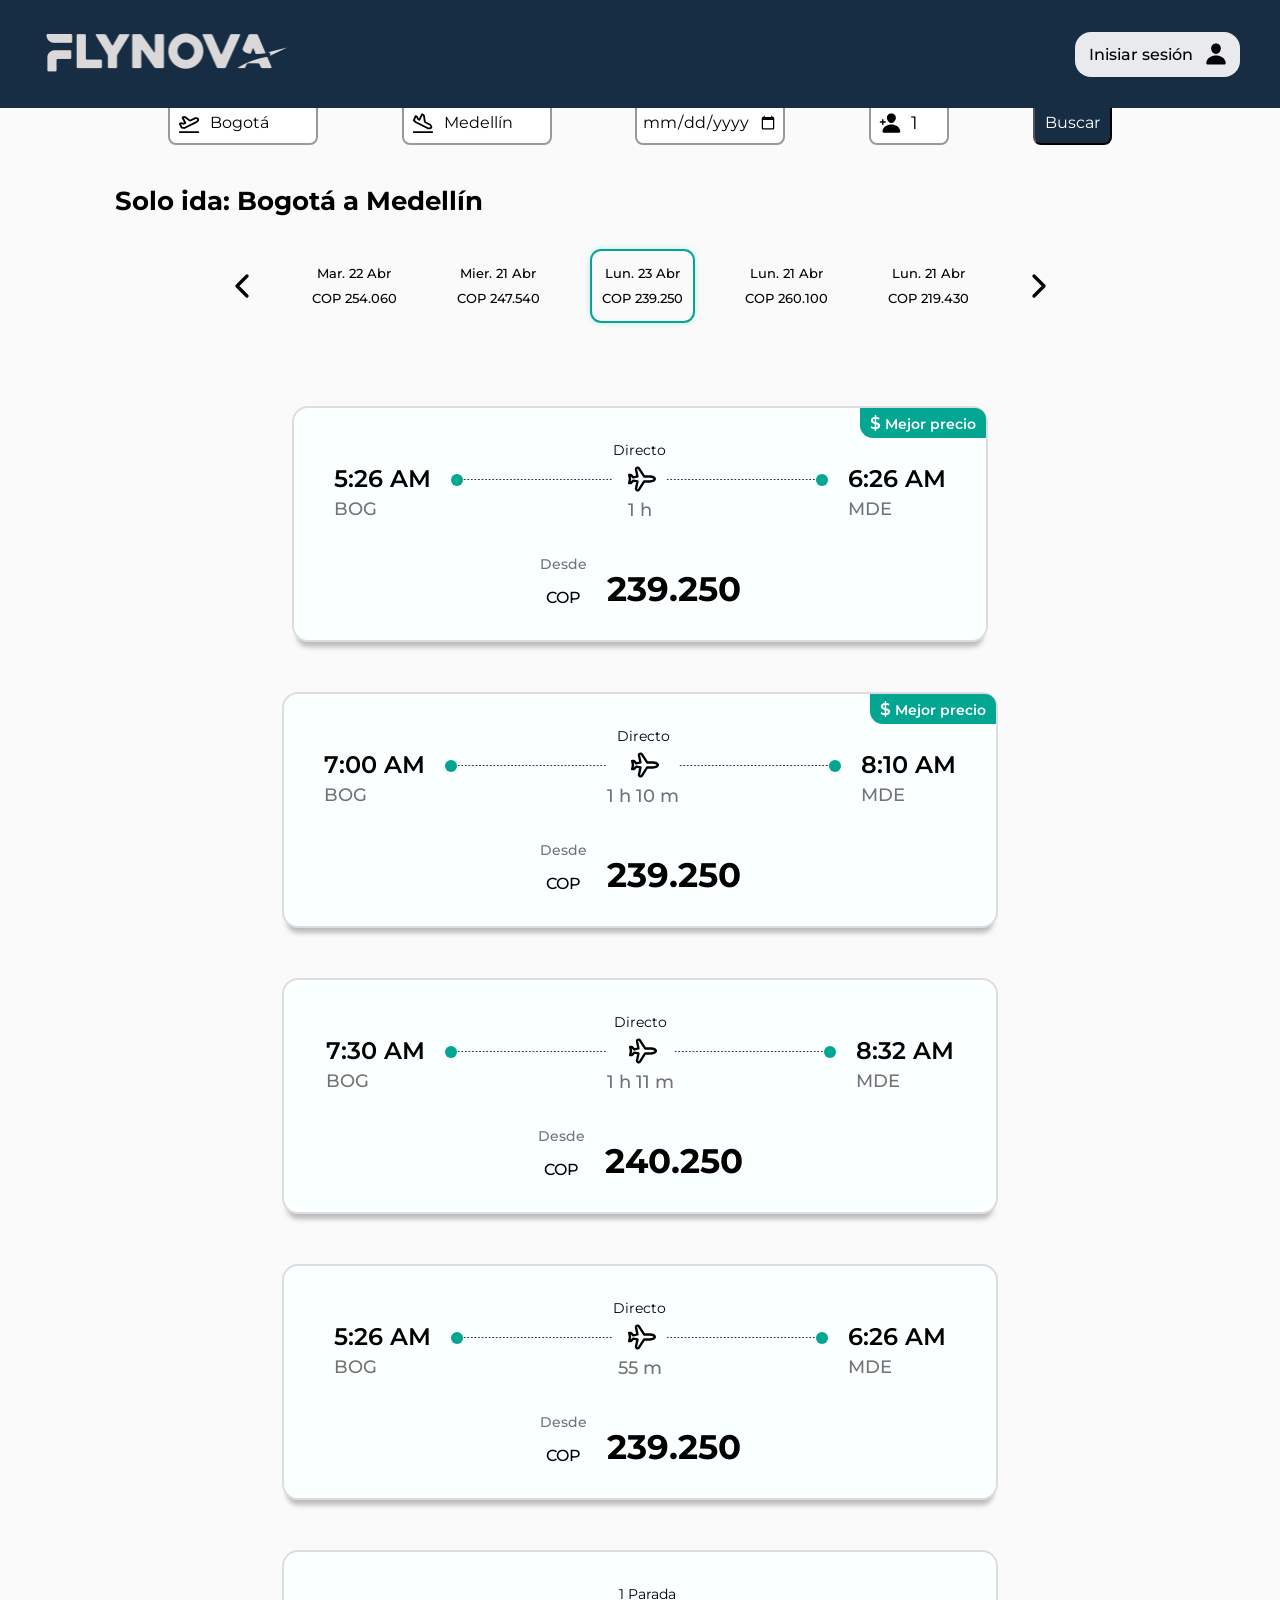
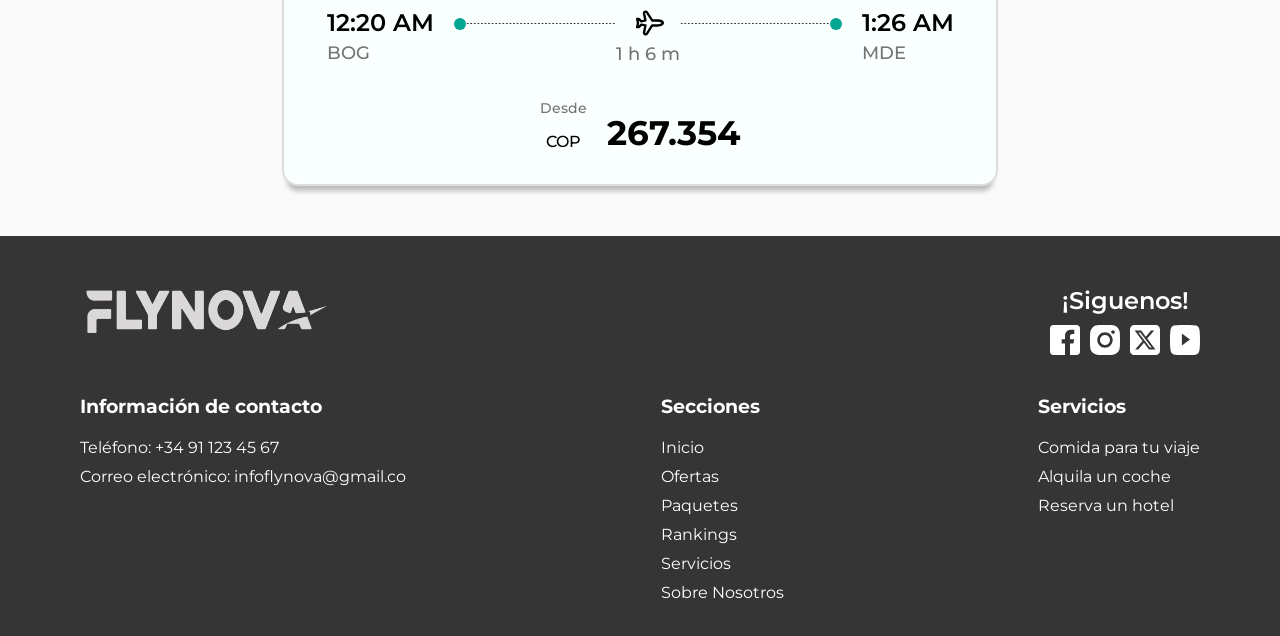
<file: HTML/busqueda_de_vuelos.html>
<!DOCTYPE html>
<html lang="en">

<head>
    <meta charset="UTF-8">
    <meta name="viewport" content="width=device-width, initial-scale=1.0">
    <title>Flynova</title>
    <link rel="preconnect" href="https://fonts.googleapis.com">
    <link rel="preconnect" href="https://fonts.gstatic.com" crossorigin>
    <link href="https://fonts.googleapis.com/css2?family=Montserrat:ital,wght@0,400..700;1,100..900&display=swap"
        rel="stylesheet">
    <link rel="stylesheet" href="../CSS/busqueda_de_vuelos.css">
</head>

<body>
    <header class="header">
        <div id="inicio" class="container_logo">
            <a href="../index.html"><img class="logo_flynova" src="../Assets/compartidos/Logos/logo flynova gris.png"
                    alt="Logo flynova"></a>
        </div>
        <div class="container_botones_header">
            <div class="boton_moneda">
                <img src="../Assets/compartidos/imagenes/circulo_colombia.png" alt="imagen de bandera del pais">
                COP - $
            </div>
            <button class="boton_iniciar_sesion">
                <p>Inisiar sesión</p>
                <img class="icono_user" src="../Assets/compartidos/iconos/user.svg" alt="icono de user">
            </button>
        </div>
    </header>
    <div class="separacion">
    </div>
    <main>
        <form action="">
            <div class="container-busqueda">
                <div class="vuelo-ida">
                    <img src="../Assets/compartidos/iconos/avion despegando1.svg" alt="">
                    <input list="ciudades" value="Bogotá">
                    <datalist id="ciudades">
                        <option value="Medellín"></option>
                        <option value="Pereira"></option>
                        <option value="Bogotá"></option>
                    </datalist>
                </div>
                <div class="destino">
                    <img src="../Assets/compartidos/iconos/Avion aterrizando.svg" alt="">
                    <input list="ciudades" value="Medellín">
                    <datalist id="ciudades">
                        <option value="Medellín"></option>
                        <option value="Pereira"></option>
                        <option value="Bogotá"></option>
                    </datalist>
                </div>
                <input class="fecha" type="date">
                <div class="cantidad-personas">
                    <img src="../Assets/compartidos/iconos/user-add.svg" alt="">
                    <input type="number" min="1" value="1">
                </div>
                <button>
                    <p>Buscar</p>
                </button>
            </div>
        </form>
        <div class="container-info-viaje">
            <h1>Solo ida: Bogotá a Medellín</h1>
        </div>
        <div class="container-fechas">
            <img class="izquierda" src="../Assets/compartidos/iconos/next_linea.svg" alt="">
            <div class="dias ocultar-t">
                <p>Lun. 21 Abr</p>
                <p>COP 254.060</p>
            </div>
            <div class="dias ocultar-m">
                <p>Mar. 22 Abr</p>
                <p>COP 254.060</p>
            </div>
            <div class="dias">
                <p>Mier. 21 Abr</p>
                <p>COP 247.540</p>
            </div>
            <div class="jueves">
                <p>Lun. 23 Abr</p>
                <p>COP 239.250</p>
            </div>
            <div class="dias">
                <p>Lun. 21 Abr</p>
                <p>COP 260.100</p>
            </div>
            <div class="dias ocultar-m">
                <p>Lun. 21 Abr</p>
                <p>COP 219.430</p>
            </div>
            <div class="dias ocultar-t">
                <p>Lun. 21 Abr</p>
                <p>COP 219.430</p>
            </div>
            <img class="derecha" src="../Assets/compartidos/iconos/next_linea.svg" alt="">
        </div>

        <div class="container-vuelos">
            <a href="comfirmar_vuelo.html">
                <div class="vuelo">
                    <div class="container_datos_vuelo">
                        <div class="hora-ciudad-salida">
                            <p class="hora-salida">5:26 AM</p>
                            <p class="ciudad-salida">BOG</p>
                        </div>
                        <div class="container-linea-vuelo">
                            <img class="punto" src="../Assets/busqueda_de_vuelos/punto.svg" alt="">
                            <img class="linea-punteada" src="../Assets/busqueda_de_vuelos/Linea-punteada.svg" alt="">
                            <div class="container-avion-duracion">
                                <p class="tipo-vuelo">Directo</p>
                                <img class="avion" src="../Assets/busqueda_de_vuelos/avion_volando.svg" alt="">
                                <p class="duracion">1 h</p>
                            </div>
                            <img class="linea-punteada" src="../Assets/busqueda_de_vuelos/Linea-punteada.svg" alt="">
                            <img class="punto" src="../Assets/busqueda_de_vuelos/punto.svg" alt="">
                        </div>
                        <div class="hora-ciudad-llegada">
                            <p class="hora-llegada">6:26 AM</p>
                            <p class="ciudad-llegada">MDE</p>
                        </div>
                    </div>


                    <div class="container_precio_desde">
                        <div class="container-desde-cop">
                            <p class="p-desde">Desde</p>
                            <p class="p-cop">COP</p>
                        </div>
                        <h2>239.250</h2>
                        <div class="container-mejor-precio">
                            <p><span>$</span> Mejor precio</p>
                        </div>
                    </div>

                </div>
            </a>

            <div class="vuelo">
                <div class="container_datos_vuelo">
                    <div class="hora-ciudad-salida">
                        <p class="hora-salida">7:00 AM</p>
                        <p class="ciudad-salida">BOG</p>
                    </div>
                    <div class="container-linea-vuelo">
                        <img class="punto" src="../Assets/busqueda_de_vuelos/punto.svg" alt="">
                        <img class="linea-punteada" src="../Assets/busqueda_de_vuelos/Linea-punteada.svg" alt="">
                        <div class="container-avion-duracion">
                            <p class="tipo-vuelo">Directo</p>
                            <img class="avion" src="../Assets/busqueda_de_vuelos/avion_volando.svg" alt="">
                            <p class="duracion">1 h 10 m</p>
                        </div>
                        <img class="linea-punteada" src="../Assets/busqueda_de_vuelos/Linea-punteada.svg" alt="">
                        <img class="punto" src="../Assets/busqueda_de_vuelos/punto.svg" alt="">
                    </div>

                    <div class="hora-ciudad-llegada">
                        <p class="hora-llegada">8:10 AM</p>
                        <p class="ciudad-llegada">MDE</p>
                    </div>
                </div>
                <div class="container_precio_desde">
                    <div class="container-desde-cop">
                        <p class="p-desde">Desde</p>
                        <p class="p-cop">COP</p>
                    </div>
                    <h2>239.250</h2>
                    <div class="container-mejor-precio">
                        <p><span>$</span> Mejor precio</p>
                    </div>
                </div>

            </div>
            <div class="vuelo">
                <div class="container_datos_vuelo">
                    <div class="hora-ciudad-salida">
                        <p class="hora-salida">7:30 AM</p>
                        <p class="ciudad-salida">BOG</p>
                    </div>
                    <div class="container-linea-vuelo">
                        <img class="punto" src="../Assets/busqueda_de_vuelos/punto.svg" alt="">
                        <img class="linea-punteada" src="../Assets/busqueda_de_vuelos/Linea-punteada.svg" alt="">
                        <div class="container-avion-duracion">
                            <p class="tipo-vuelo">Directo</p>
                            <img class="avion" src="../Assets/busqueda_de_vuelos/avion_volando.svg" alt="">
                            <p class="duracion">1 h 11 m</p>
                        </div>
                        <img class="linea-punteada" src="../Assets/busqueda_de_vuelos/Linea-punteada.svg" alt="">
                        <img class="punto" src="../Assets/busqueda_de_vuelos/punto.svg" alt="">
                    </div>

                    <div class="hora-ciudad-llegada">
                        <p class="hora-llegada">8:32 AM</p>
                        <p class="ciudad-llegada">MDE</p>
                    </div>
                </div>
                <div class="container_precio_desde">
                    <div class="container-desde-cop">
                        <p class="p-desde">Desde</p>
                        <p class="p-cop">COP</p>
                    </div>
                    <h2>240.250</h2>
                </div>

            </div>
            <div class="vuelo">
                <div class="container_datos_vuelo">
                    <div class="hora-ciudad-salida">
                        <p class="hora-salida">5:26 AM</p>
                        <p class="ciudad-salida">BOG</p>
                    </div>
                    <div class="container-linea-vuelo">
                        <img class="punto" src="../Assets/busqueda_de_vuelos/punto.svg" alt="">
                        <img class="linea-punteada" src="../Assets/busqueda_de_vuelos/Linea-punteada.svg" alt="">
                        <div class="container-avion-duracion">
                            <p class="tipo-vuelo">Directo</p>
                            <img class="avion" src="../Assets/busqueda_de_vuelos/avion_volando.svg" alt="">
                            <p class="duracion">55 m</p>
                        </div>
                        <img class="linea-punteada" src="../Assets/busqueda_de_vuelos/Linea-punteada.svg" alt="">
                        <img class="punto" src="../Assets/busqueda_de_vuelos/punto.svg" alt="">
                    </div>

                    <div class="hora-ciudad-llegada">
                        <p class="hora-llegada">6:26 AM</p>
                        <p class="ciudad-llegada">MDE</p>
                    </div>
                </div>

                <div class="container_precio_desde">
                    <div class="container-desde-cop">
                        <p class="p-desde">Desde</p>
                        <p class="p-cop">COP</p>
                    </div>
                    <h2>239.250</h2>
                </div>
            </div>

            <div class="vuelo">
                <div class="container_datos_vuelo">
                    <div class="hora-ciudad-salida">
                        <p class="hora-salida">12:20 AM</p>
                        <p class="ciudad-salida">BOG</p>
                    </div>
                    <div class="container-linea-vuelo">
                        <img class="punto" src="../Assets/busqueda_de_vuelos/punto.svg" alt="">
                        <img class="linea-punteada" src="../Assets/busqueda_de_vuelos/Linea-punteada.svg" alt="">
                        <div class="container-avion-duracion">
                            <p class="tipo-vuelo">1 Parada</p>
                            <img class="avion" src="../Assets/busqueda_de_vuelos/avion_volando.svg" alt="">
                            <p class="duracion">1 h 6 m</p>
                        </div>
                        <img class="linea-punteada" src="../Assets/busqueda_de_vuelos/Linea-punteada.svg" alt="">
                        <img class="punto" src="../Assets/busqueda_de_vuelos/punto.svg" alt="">
                    </div>

                    <div class="hora-ciudad-llegada">
                        <p class="hora-llegada">1:26 AM</p>
                        <p class="ciudad-llegada">MDE</p>
                    </div>
                </div>
                <div class="container_precio_desde">
                    <div class="container-desde-cop">
                        <p class="p-desde">Desde</p>
                        <p class="p-cop">COP</p>
                    </div>
                    <h2>267.354</h2>
                </div>
            </div>

        </div>
    </main>

    <footer>
        <div class="logo-redes">
            <img src="../Assets/compartidos/Logos/logo flynova gris.png" alt="">

            <div class="redes">
                <p>¡Siguenos!</p>
                <div>
                    <img src="../Assets/compartidos/iconos/facebook.svg" alt="">
                    <img src="../Assets/compartidos/iconos/instagram.svg"">
                    <img src=" ../Assets/compartidos/iconos/x.svg" alt="">
                    <img src="../Assets/compartidos/iconos/youtube.svg" alt="">
                </div>
            </div>
        </div>
        <div class="container-contacto-secciones-servicios">
            <div class="contacto">
                <h3>Información de contacto</h3>
                <p>Teléfono: +34 91 123 45 67 </p>
                <p>Correo electrónico: infoflynova@gmail.co</p>
            </div>
            <div class="secciones">
                <h3>Secciones</h3>
                <p>Inicio</p>
                <p>Ofertas</p>
                <p>Paquetes</p>
                <p>Rankings</p>
                <p>Servicios</p>
                <p>Sobre Nosotros</p>
            </div>
            <div class="servicios">
                <h3>Servicios</h3>
                <p>Comida para tu viaje</p>
                <p>Alquila un coche</p>
                <p>Reserva un hotel</p>
            </div>
        </div>
    </footer>

</body>

</html>
</file>
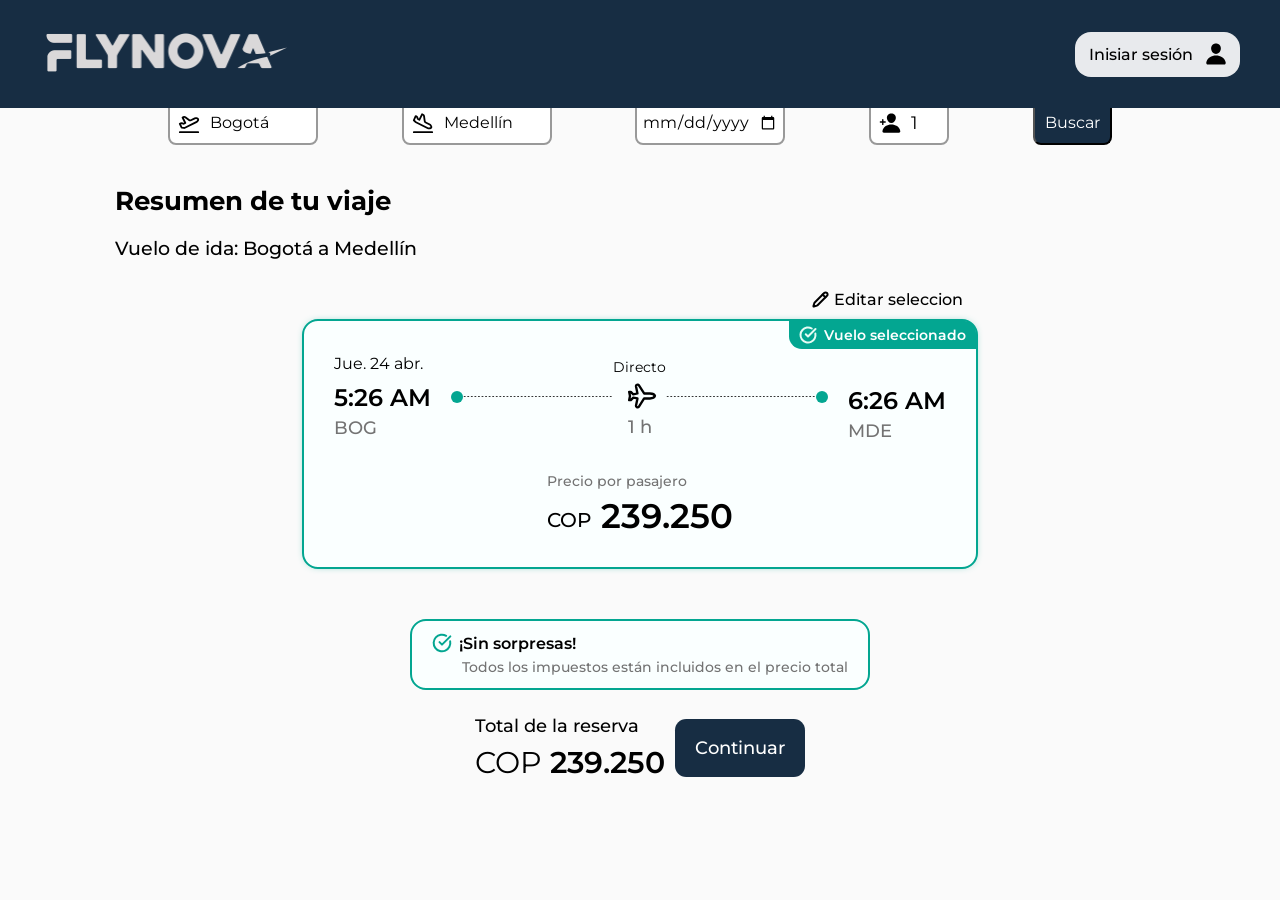
<file: HTML/comfirmar_vuelo.html>
<!DOCTYPE html>
<html lang="en">

<head>
    <meta charset="UTF-8">
    <meta name="viewport" content="width=device-width, initial-scale=1.0">
    <title>Flynova</title>
    <link rel="preconnect" href="https://fonts.googleapis.com">
    <link rel="preconnect" href="https://fonts.gstatic.com" crossorigin>
    <link href="https://fonts.googleapis.com/css2?family=Montserrat:ital,wght@0,400..700;1,100..900&display=swap"
        rel="stylesheet">
    <link rel="stylesheet" href="../CSS/confirmar_vuelo.css">
</head>

<body>
    <header class="header">
        <div id="inicio" class="container_logo">
            <a href="../index.html"><img class="logo_flynova" src="../Assets/compartidos/Logos/logo flynova gris.png"
                    alt="Logo flynova"></a>
        </div>
        <div class="container_botones_header">
            <div class="boton_moneda">
                <img src="../Assets/compartidos/imagenes/circulo_colombia.png" alt="imagen de bandera del pais">
                COP - $
            </div>
            <button class="boton_iniciar_sesion">
                <p>Inisiar sesión</p>
                <img class="icono_user" src="../Assets/compartidos/iconos/user.svg" alt="icono de user">
            </button>
        </div>
    </header>
    <div class="separacion">
    </div>

    <main>
        <form action="">
            <div class="container-busqueda">
                <div class="vuelo-ida">
                    <img src="../Assets/compartidos/iconos/avion despegando1.svg" alt="">
                    <input list="ciudades" value="Bogotá">
                    <datalist id="ciudades">
                        <option value="Medellín"></option>
                        <option value="Pereira"></option>
                        <option value="Bogotá"></option>
                    </datalist>
                </div>
                <div class="destino">
                    <img src="../Assets/compartidos/iconos/Avion aterrizando.svg" alt="">
                    <input list="ciudades" value="Medellín">
                    <datalist id="ciudades">
                        <option value="Medellín"></option>
                        <option value="Pereira"></option>
                        <option value="Bogotá"></option>
                    </datalist>
                </div>
                <input class="fecha" type="date">
                <div class="cantidad-personas">
                    <img src="../Assets/compartidos/iconos/user-add.svg" alt="">
                    <input type="number" min="1" value="1">
                </div>
                <button>
                    <p>Buscar</p>
                </button>
            </div>
        </form>
        <div class="container-info-viaje">
            <h1>Resumen de tu viaje</h1>
            <h2>Vuelo de ida: Bogotá a Medellín</h2>
        </div>


        <div class="container-vuelos">
            <div class="container-editar-seleccion">
                <a href="busqueda-vuelo.html">
                    <img src="../Assets/confirmar_vuelo/Lapiz.svg" alt="">
                    <p>Editar seleccion</p>
                </a>
            </div>
            <div class="vuelo">
                <div class="container_datos_vuelo">
                    <div class="hora-ciudad-salida">
                        <p>Jue. 24 abr.</p>
                        <p class="hora-salida">5:26 AM</p>
                        <p class="ciudad-salida">BOG</p>
                    </div>
                    <div class="container-linea-vuelo">
                        <img class="punto" src="../Assets/confirmar_vuelo/punto.svg" alt="">
                        <img class="linea-punteada" src="../Assets/confirmar_vuelo/Linea-punteada.svg" alt="">
                        <div class="container-avion-duracion">
                            <p class="tipo-vuelo">Directo</p>
                            <img class="avion" src="../Assets/confirmar_vuelo/avion_volando.svg" alt="">
                            <p class="duracion">1 h</p>
                        </div>
                        <img class="linea-punteada" src="../Assets/confirmar_vuelo/Linea-punteada.svg" alt="">
                        <img class="punto" src="../Assets/confirmar_vuelo/punto.svg" alt="">
                    </div>
                    <div class="hora-ciudad-llegada">
                        <p class="hora-llegada">6:26 AM</p>
                        <p class="ciudad-llegada">MDE</p>
                    </div>
                </div>

                <div class="container_precio_desde">
                    <div class="container-desde-cop">
                        <p class="p-desde">Precio por pasajero</p>
                        <div class="container-precio">
                            <p class="p-cop">COP</p>
                            <p class="precio">239.250</p>
                        </div>
                    </div>
                </div>

                <div class="container-vuelo-seleccionado">
                    <img src="../Assets/confirmar_vuelo/circulo-verificacion.svg" alt="">
                    <p> Vuelo seleccionado</p>
                </div>
            </div>
        </div>
        <div class="container-sin-sorpresas-precio">
            <div class="container-sin-sorpresas">
                <div class="container-titulo-icono">
                    <img src="../Assets/confirmar_vuelo/check-circulo-verde.svg" alt="">
                    <p class="p-sin-sorpresas">¡Sin sorpresas!</p>
                </div>
                <p class="p-impuestos-pagos">Todos los impuestos están incluidos en el precio total </p>
            </div>
            <div class="container_total_boton">
                <div class="container-total-reserva">
                    <p class="p-total">Total de la reserva</p>
                    <p class="total">COP <span>239.250</span></p>
                </div>
                <a href="equipaje.html">
                    <p class="boton">
                        Continuar
                    </p>
                </a>
            </div>

        </div>
    </main>

</body>

</html>
</file>
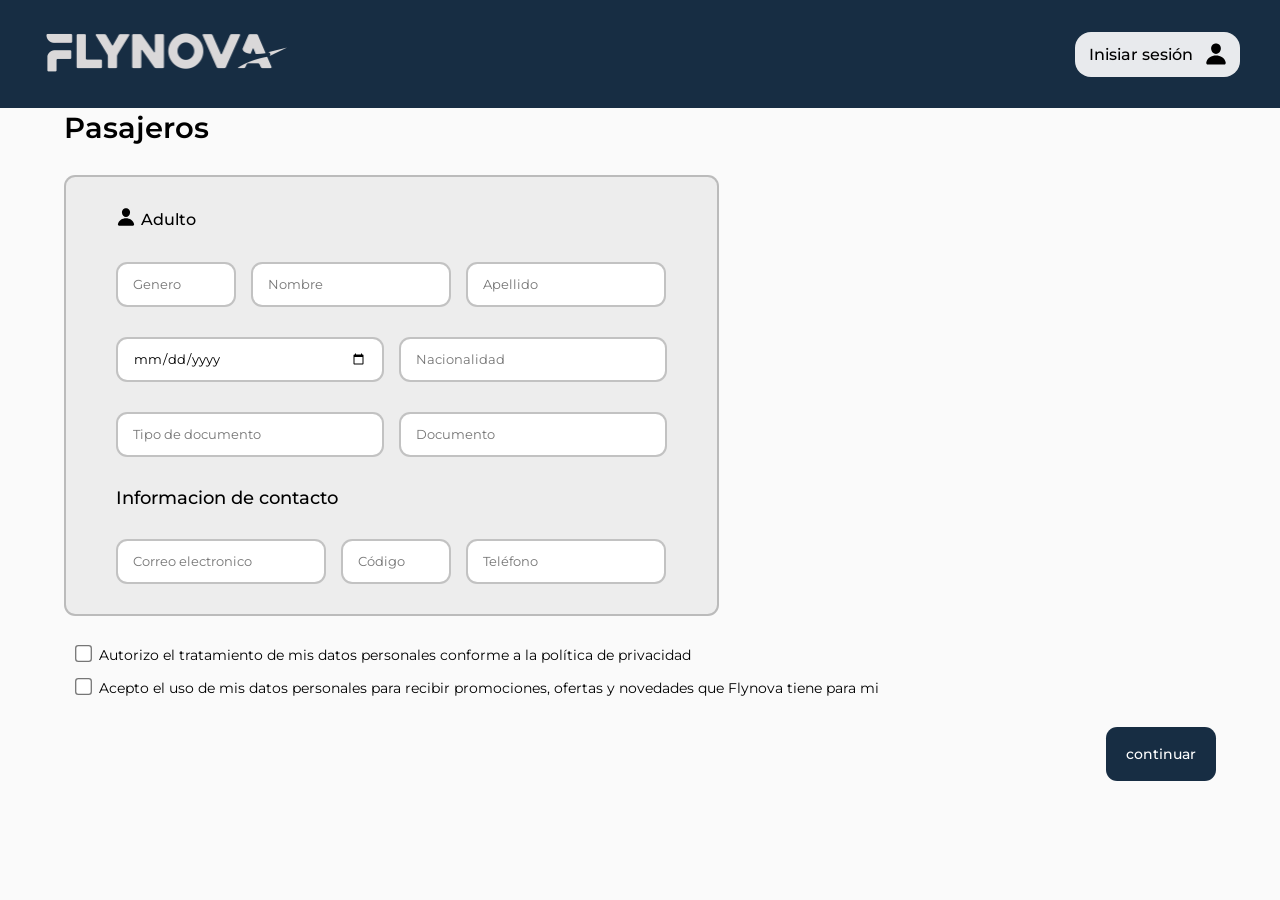
<file: HTML/datos_de_pasajeros.html>
<!DOCTYPE html>
<html lang="en">

<head>
    <meta charset="UTF-8">
    <meta name="viewport" content="width=device-width, initial-scale=1.0">
    <title>Flynova</title>
    <link rel="preconnect" href="https://fonts.googleapis.com">
    <link rel="preconnect" href="https://fonts.gstatic.com" crossorigin>
    <link href="https://fonts.googleapis.com/css2?family=Montserrat:ital,wght@0,400..700;1,100..900&display=swap"
        rel="stylesheet">
    <link rel="stylesheet" href="../CSS/datos_de_pasajeros.css">
</head>

<body>
    <header class="header">
        <div id="inicio" class="container_logo">
            <a href="../index.html"><img class="logo_flynova" src="../Assets/compartidos/Logos/logo flynova gris.png"
                    alt="Logo flynova"></a>
        </div>
        <div class="container_botones_header">
            <div class="boton_moneda">
                <img src="../Assets/compartidos/imagenes/circulo_colombia.png" alt="imagen de bandera del pais">
                COP - $
            </div>
            <button class="boton_iniciar_sesion">
                <p>Inisiar sesión</p>
                <img class="icono_user" src="../Assets/compartidos/iconos/user.svg" alt="icono de user">
            </button>
        </div>
    </header>
    <div class="separacion">
    </div>

    <main>
        <p class="p-pasajeros">Pasajeros</p>
        <div class="container-formulario">
            <form action="">
                <div class="tipo-pasajero">
                    <img src="../Assets/compartidos/iconos/user.svg" alt="">
                    <p>Adulto</p>
                </div>
                <div class="container-genero-nombre-apellido">
                    <div class="container_para_movil">
                        <input class="input-genero" list="generos" placeholder="Genero">
                        <datalist id="generos">
                            <option value="Masculino"></option>
                            <option value="Femenino"></option>
                        </datalist>
                        <input class="input-nombre" type="text" placeholder="Nombre">
                    </div>

                    <input class="input-apellido" type="text" placeholder="Apellido">
                </div>
                <div class="container-fecha_nacimiento-nacionalidad">
                    <input type="date" class="input-fecha">
                    <input list="nacionalidad" class="input-nacionalidad" placeholder="Nacionalidad">
                    <datalist id="nacionalidad">
                        <option value="Colombia"></option>
                        <option value="Venezuela"></option>
                        <option value="EE.UU"></option>
                        <option value="Mexico"></option>
                    </datalist>
                </div>
                <div class="container-tipo_documento-documento">
                    <input list="tipo-documento" class="input-tipo-documento" placeholder="Tipo de documento">
                    <datalist id="tipo-documento">
                        <option value="CC"></option>
                        <option value="TI"></option>
                        <option value="PPT"></option>
                    </datalist>
                    <input type="text" class="input-documento" placeholder="Documento">
                </div>
                <p class="informacion-de-contacto">
                    Informacion de contacto
                </p>
                <div class="container-correo-codigo-telefono">
                    <input type="email" class="input-correo" placeholder="Correo electronico">
                    <div class="container_para_movil">
                        <input list="codigos" class="input-codigo" placeholder="Código">
                        <datalist id="codigos">
                            <option value="+57"></option>
                            <option value="+34"></option>
                            <option value="+44"></option>
                        </datalist>
                        <input type="text" class="input-telefono" placeholder="Teléfono">
                    </div>

                </div>
            </form>
        </div>
        <div class="container-check">
            <div class="container-check-terminos">
                <input type="checkbox" id="tratamiento-datos" class="input-tratamiento-datos">
                <label for="tratamiento-datos">Autorizo el tratamiento de mis datos personales conforme a la política de
                    privacidad</label>
            </div>
            <div class="container-check-notificaciones">
                <input type="checkbox" id="notificaciones" class="input-notificaciones">
                <label for="notificaciones">Acepto el uso de mis datos personales para recibir promociones, ofertas y
                    novedades que Flynova tiene para mi</label>
            </div>
        </div>
        <div class="container-boton">
            <a href="pagar_confirmar_reserva.html">
                <p>continuar</p>
            </a>
        </div>
    </main>

</body>

</html>
</file>
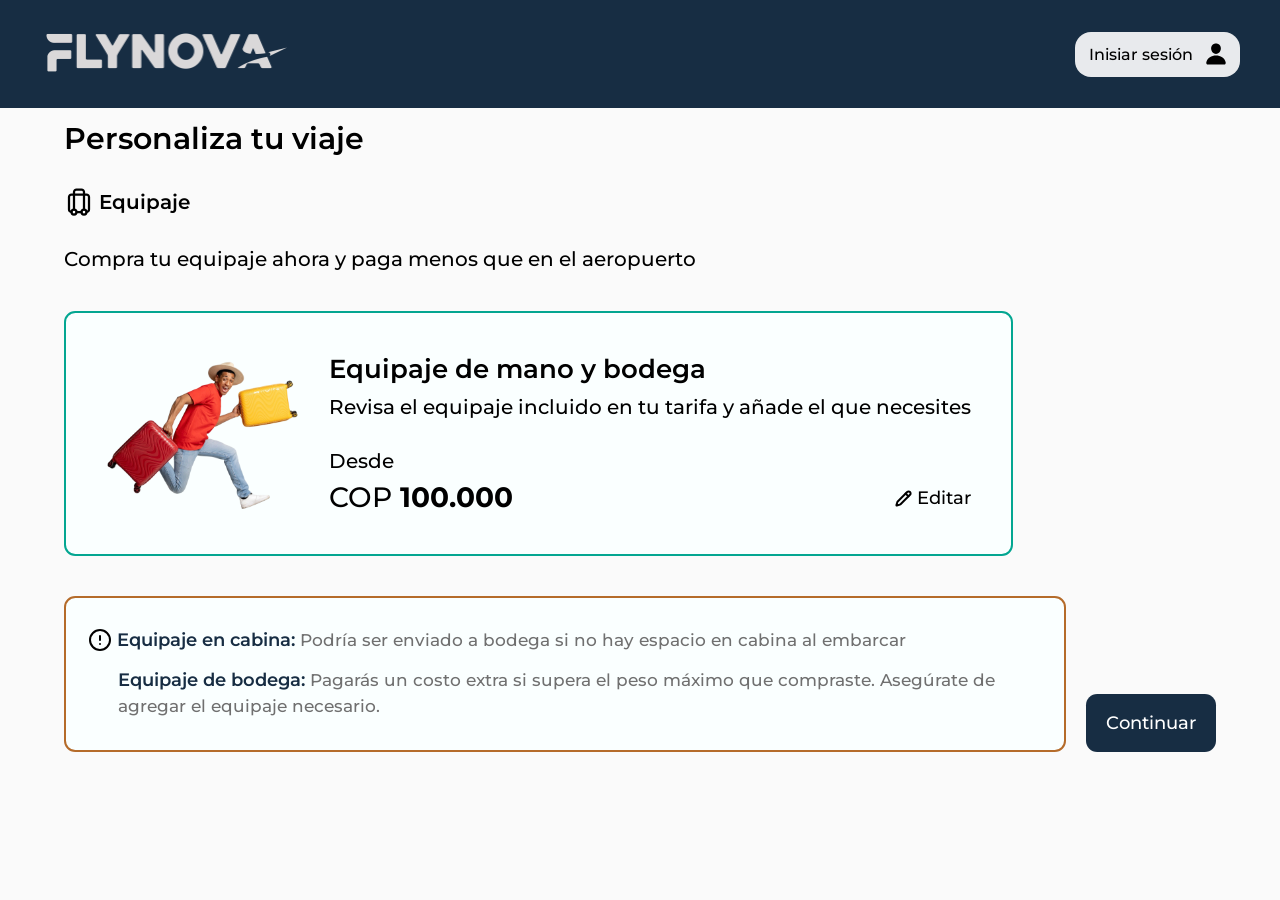
<file: HTML/equipaje.html>
<!DOCTYPE html>
<html lang="en">

<head>
    <meta charset="UTF-8">
    <meta name="viewport" content="width=device-width, initial-scale=1.0">
    <title>Flynova</title>
    <link rel="preconnect" href="https://fonts.googleapis.com">
    <link rel="preconnect" href="https://fonts.gstatic.com" crossorigin>
    <link href="https://fonts.googleapis.com/css2?family=Montserrat:ital,wght@0,400..700;1,100..900&display=swap"
        rel="stylesheet">
    <link rel="stylesheet" href="../CSS/equipaje.css">
</head>

<body>
    <header class="header">
        <div id="inicio" class="container_logo">
            <a href="../index.html"><img class="logo_flynova" src="../Assets/compartidos/Logos/logo flynova gris.png"
                    alt="Logo flynova"></a>
        </div>
        <div class="container_botones_header">
            <div class="boton_moneda">
                <img src="../Assets/compartidos/imagenes/circulo_colombia.png" alt="imagen de bandera del pais">
                COP - $
            </div>
            <button class="boton_iniciar_sesion">
                <p>Inisiar sesión</p>
                <img class="icono_user" src="../Assets/compartidos/iconos/user.svg" alt="icono de user">
            </button>
        </div>
    </header>
    <div class="separacion">
    </div>
    <main>
        <div class="container-personaliza-tu-viaje">
            <p class="personaliza-tu-viaje">Personaliza tu viaje</p>
            <div class="container-icono-equipaje">
                <img src="../Assets/equipaje/maleta 1.svg" alt="">
                <p class="equipaje">Equipaje</p>
            </div>
            <p class="p-compra-equipaje">Compra tu equipaje ahora y paga menos que en el aeropuerto</p>
        </div>
        <div class="container-info-equipaje">
            <div class="container-equipaje-de-mano-y-bodega">
                <img src="../Assets/equipaje/hombre con equipaje saltando.svg" alt="">
                <div class="conatiner-informacion-equipaje">
                    <div class="container-texto-superior">
                        <p class="p-equipaje-mano-bodega">Equipaje de mano y bodega</p>
                        <p class="p-revisa-tu-equipaje">Revisa el equipaje incluido en tu tarifa y añade el que
                            necesites
                        </p>
                    </div>
                    <div class="container-texto-inferior">
                        <div class="container-precio-desde">
                            <p class="p-desde">Desde</p>
                            <p class="p-precio">COP <span>100.000</span></p>
                        </div>
                        <a href="">
                            <img src="../Assets/equipaje/Lapiz.svg" alt="">
                            <p class="p-editar">Editar</p>
                        </a>
                    </div>
                </div>
            </div>
        </div>
        <div class="container-abvertencias-equipaje">
            <div class="container-elementos-abvertencia-equipaje">
                <p class="p-equipaje-en-cabina">
                    <img src="../Assets/equipaje/circulo alerta.svg" alt="">
                    <span>Equipaje en cabina:</span> Podría ser enviado a bodega si no hay espacio en cabina al embarcar
                </p>
                <p class="p-equipaje-en-bodega">
                    <span>Equipaje de bodega:</span>
                    Pagarás un costo extra si supera el peso máximo que compraste.
                    Asegúrate de agregar el equipaje necesario.
                </p>
            </div>
            <a href="datos_de_pasajeros.html">
                <p class="boton">
                    Continuar
                </p>
            </a>
        </div>
    </main>
</body>

</html>
</file>
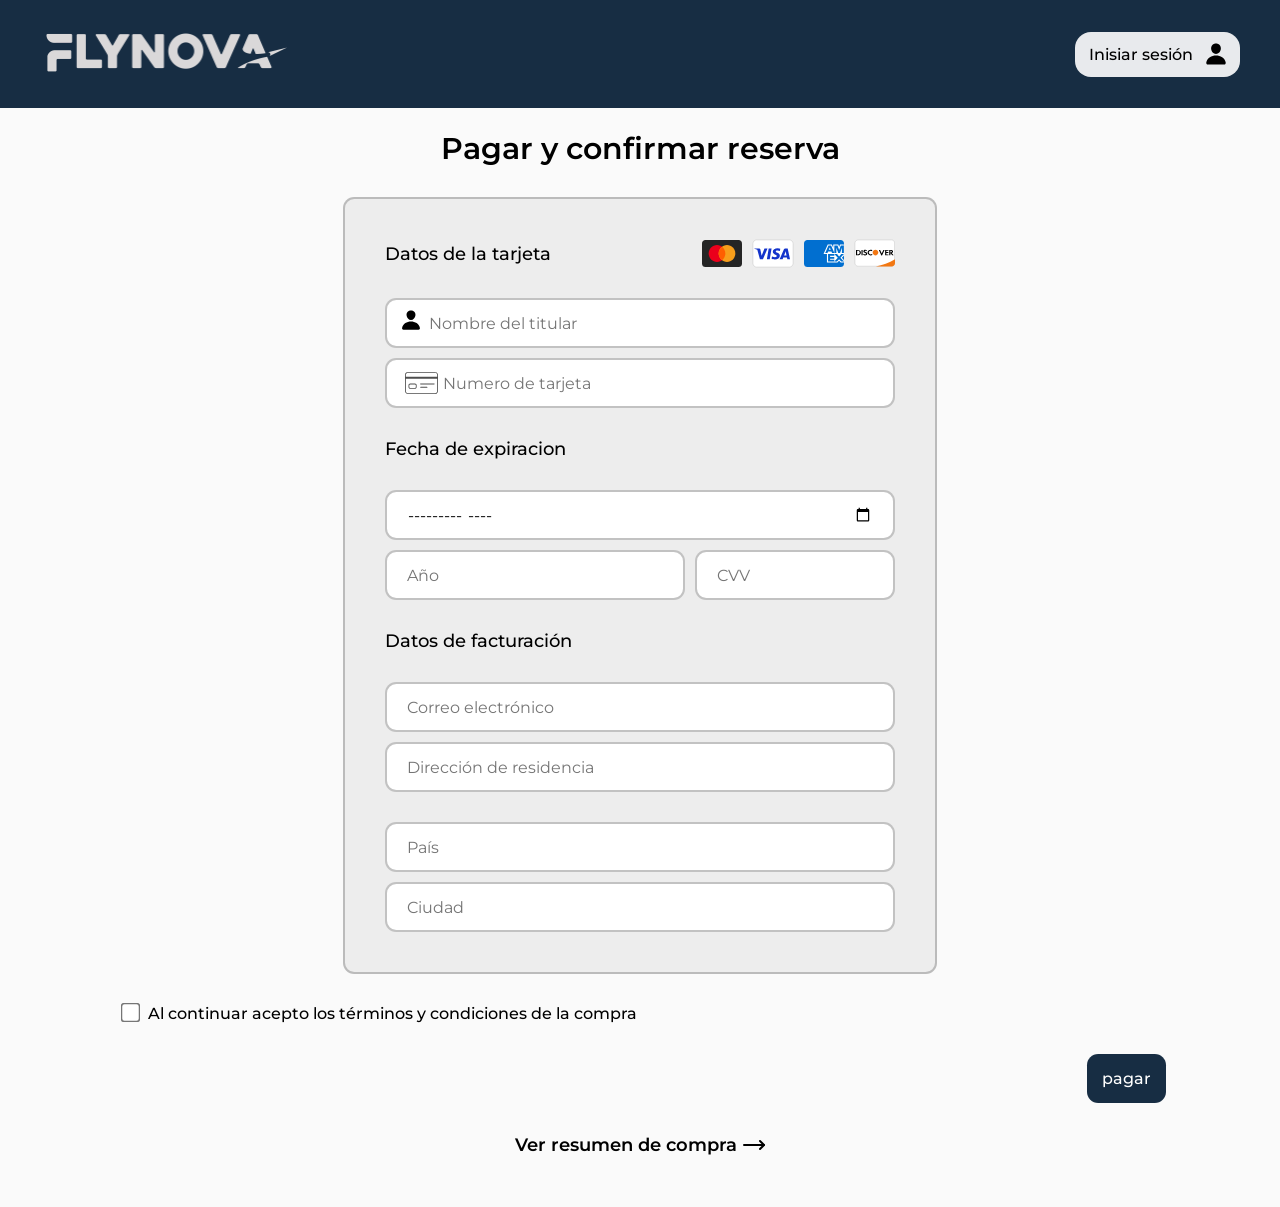
<file: HTML/pagar_confirmar_reserva.html>
<!DOCTYPE html>
<html lang="en">

<head>
    <meta charset="UTF-8">
    <meta name="viewport" content="width=device-width, initial-scale=1.0">
    <title>Flynova</title>
    <link rel="preconnect" href="https://fonts.googleapis.com">
    <link rel="preconnect" href="https://fonts.gstatic.com" crossorigin>
    <link href="https://fonts.googleapis.com/css2?family=Montserrat:ital,wght@0,400..700;1,100..900&display=swap"
        rel="stylesheet">
    <link rel="stylesheet" href="../CSS/pagar_confirmar_reserva.css">
</head>

<body>
    <header class="header">
        <div id="inicio" class="container_logo">
            <a href="../index.html"><img class="logo_flynova" src="../Assets/compartidos/Logos/logo flynova gris.png"
                    alt="Logo flynova"></a>
        </div>
        <div class="container_botones_header">
            <div class="boton_moneda">
                <img src="../Assets/compartidos/imagenes/circulo_colombia.png" alt="imagen de bandera del pais">
                COP - $
            </div>
            <button class="boton_iniciar_sesion">
                <p>Inisiar sesión</p>
                <img class="icono_user" src="../Assets/compartidos/iconos/user.svg" alt="icono de user">
            </button>
        </div>
    </header>
    <div class="separacion">
    </div>
    <main>
        <p class="Pagar-y-confirmar-reserva">Pagar y confirmar reserva</p>
        <div class="container-formulario">
            <form action="">
                <div class="container-datos-tarjeta-iconos">
                    <p class="p-datos-tarjeta">
                        Datos de la tarjeta
                    </p>
                    <div class="container-iconos">
                        <img src="../Assets/pagar_confirmar_reserva/tarjeta.svg" alt="">
                        <img src="../Assets/pagar_confirmar_reserva/tarjeta-visa.svg" alt="">
                        <img src="../Assets/pagar_confirmar_reserva/tarjeta-am.svg" alt="">
                        <img src="../Assets/pagar_confirmar_reserva/tarjeta-discover.svg" alt="">
                    </div>
                </div>
                <div class="container-nombre-titular-numero-tarjeta">
                    <div class="conatiner-input-titular">
                        <img src="../Assets/compartidos/iconos/user.svg" alt="">
                        <input placeholder="Nombre del titular" type="text" class="input-nombre-titular">
                    </div>
                    <div class="container-input-numero-tarjeta">
                        <img src="../Assets/pagar_confirmar_reserva/tarjeta del input.svg" alt="">
                        <input placeholder="Numero de tarjeta" type="text" class="input-numero-tarjeta">
                    </div>
                </div>
                <p class="p-fecha-expiracion">
                    Fecha de expiracion
                </p>

                <div class="container-mes-año-cvv">
                    <input type="month" class="input-mes" placeholder="Mes">
                    <div class="conatiner_para_movil">
                        <input list="año" class="input-año" placeholder="Año">
                        <datalist id="año">
                            <option value="2025"></option>
                            <option value="2024"></option>
                            <option value="2023"></option>
                            <option value="2022"></option>
                            <option value="2021"></option>
                            <option value="2020"></option>
                            <option value="2019"></option>
                            <option value="2018"></option>
                            <option value="2017"></option>
                            <option value="2016"></option>
                            <option value="2015"></option>
                        </datalist>
                        <input type="text" class="input-cvv" placeholder="CVV">
                    </div>
                </div>
                <p class="p-datos-facturacion">
                    Datos de facturación
                </p>
                <div class="container-correo-direccion">
                    <input placeholder="Correo electrónico" type="email" class="input-correo">
                    <input placeholder="Dirección de residencia" type="text" class="input-direccion">
                </div>
                <div class="container-pais-ciudad">
                    <input list="pais" class="input-pais" placeholder="País">
                    <datalist id="pais">
                        <option value="Colombia"></option>
                        <option value="Venezuela"></option>
                        <option value="EE.UU"></option>
                        <option value="Mexico"></option>
                    </datalist>
                    <input list="ciudad" class="input-ciudad" placeholder="Ciudad">
                    <datalist id="ciudad">
                        <option value="Fonseca"></option>
                        <option value="Barrancas"></option>
                        <option value="Hatonuevo"></option>
                        <option value="Albania"></option>
                    </datalist>
                </div>
            </form>
        </div>
        <div class="container-terminos-boton">
            <div class="container-terminos">
                <input type="checkbox" id="terminos">
                <label for="terminos">Al continuar acepto los términos y condiciones de la compra</label>
            </div>
            <p class="boton-confirmar">
                pagar
            </p>
        </div>
        <div class="container-ver-resumen">
            <a href="">
                <p class="p-ver-resumen">Ver resumen de compra</p> <img
                    src="../Assets/compartidos/iconos/flecha-right.svg" alt="">
            </a>
        </div>

    </main>
</body>

</html>
</file>
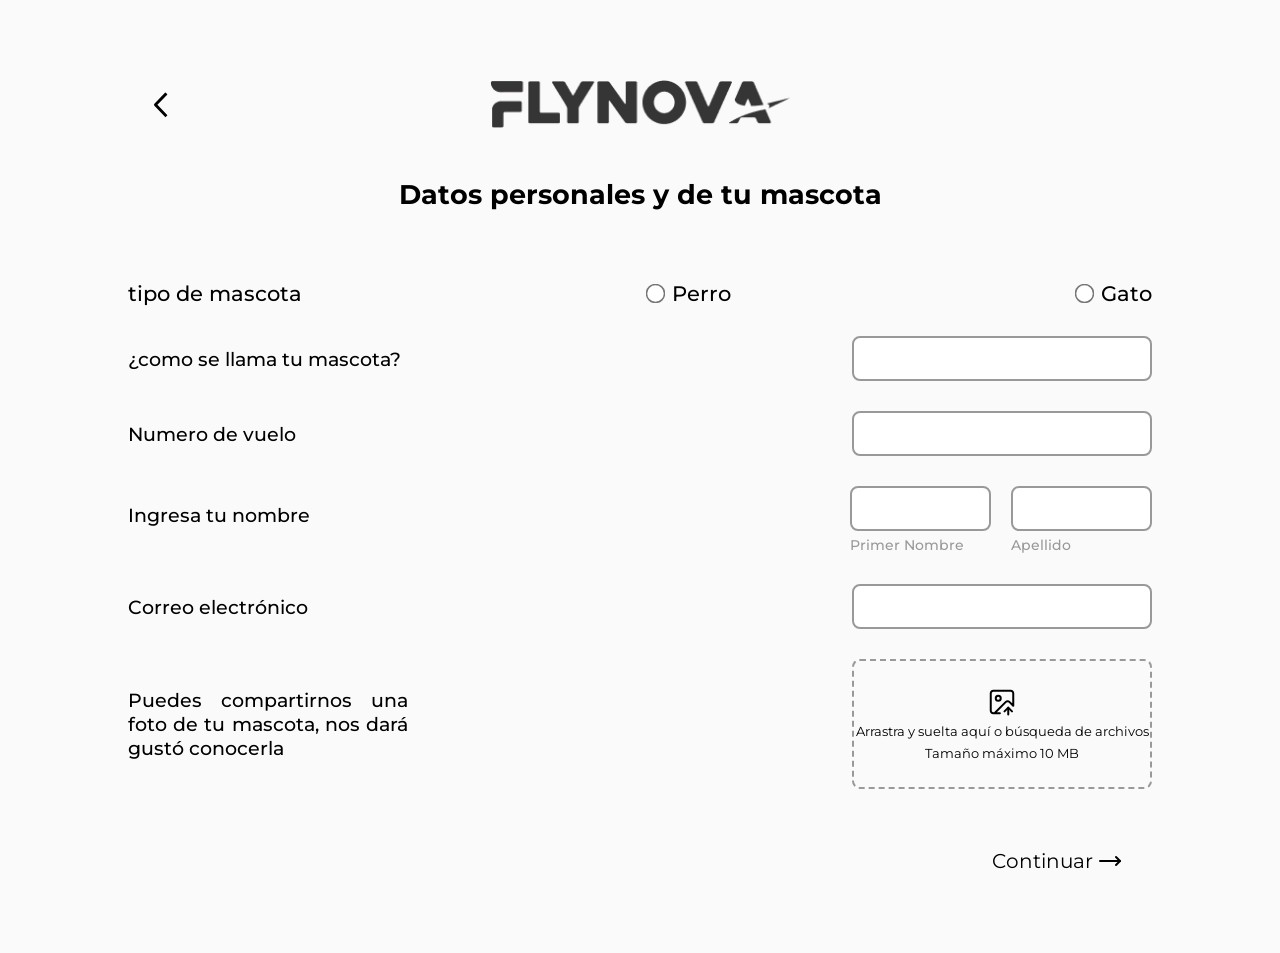
<file: HTML/registro_de_mascota.html>
<!DOCTYPE html>
<html lang="en">

<head>
    <meta charset="UTF-8">
    <meta name="viewport" content="width=device-width, initial-scale=1.0">
    <title>Flynova</title>
    <link rel="preconnect" href="https://fonts.googleapis.com">
    <link rel="preconnect" href="https://fonts.gstatic.com" crossorigin>
    <link href="https://fonts.googleapis.com/css2?family=Montserrat:ital,wght@0,400..700;1,100..900&display=swap"
        rel="stylesheet">
    <link rel="stylesheet" href="../CSS/registro_de_mascotas.css">
</head>

<body>
    <header>

        <a href="mascotas.html"><img class="volver" src="../Assets/registro_de_mascotas/volver.svg" alt=""></a>
        <img class="logo" src="../Assets/compartidos/Logos/logo flynova negro.png" alt="">
    </header>

    <main>
        <h2>Datos personales y de tu mascota</h2>
        <form action="">
            <div class="container-tipo-mascota">
                <p>tipo de mascota</p>
                <div class="container-perro">
                    <input type="radio" id="perro" name="tipo-mascota">
                    <label for="perro">Perro</label>
                </div>
                <div class="container-gato">
                    <input type="radio" id="gato" name="tipo-mascota">
                    <label for="gato">Gato</label>
                </div>
            </div>
            <div class="container-nombre-mascota">
                <p>¿como se llama tu mascota?</p>
                <input type="text">
            </div>
            <div class="container-numero-vuelo">
                <p>Numero de vuelo</p>
                <input type="text">
            </div>
            <div class="container-nombre-apellido">
                <p class="ingresar-nombre">Ingresa tu nombre</p>
                <div class="nombre-apellido">
                    <div class="nombre">
                        <input type="text">
                        <p>Primer Nombre</p>
                    </div>
                    <div class="apellido">
                        <input type="text">
                        <p>Apellido</p>
                    </div>
                </div>
            </div>
            <div class="container-correo">
                <p>Correo electrónico</p>
                <input type="text">
            </div>
            <div class="container-img-mascota">
                <p class="parrafo-compartir-img-movil">foto de la mascota</p>
                <p class="parrafo-compartir-img">Puedes compartirnos una foto de tu mascota, nos dará gustó conocerla
                </p>

                <div class="container-img">
                    <input type="file" id="subir-img">
                    <img src="../Assets/registro_de_mascotas/subir imagen.svg" alt="">
                    <label for="subir-img">Arrastra y suelta aquí o búsqueda de archivos</label>
                    <label for="subir-img">Tamaño máximo 10 MB</label>
                </div>
            </div>
            <div class="container-boton">
                <button>
                    <p>Continuar</p> <img src="../Assets/compartidos/iconos/flecha-right.svg" alt="">
                </button>
            </div>
        </form>
    </main>

</body>

</html>
</file>
<file: CSS/busqueda_de_vuelos.css>
* {
    /* estilos para resetear la pagina */
    margin: 0;
    padding: 0;
    box-sizing: border-box;
    scroll-behavior: smooth;
    /* para scroll suave entre secciones*/
    font-family: Montserrat, sans-serif;
    /* tipo de letra de la pagina */
}

body {
    background-color: #fafafa;
}

.header {
    /* Estilos del header de la pagina */
    background-color: #172D43;
    display: flex;
    padding: 0 40px;
    align-items: center;
    justify-content: space-between;
    height: 12vh;
    width: 100%;
    position: fixed;
    z-index: 100;
}

.logo_flynova {
    /* tamaño del logo del header */
    width: 250px;
}

.icono_user {
    /* tamaño del icono de user */
    height: 24px;
}

.menu_navegacion {
    /* estilos del menu de navegacion entre las secciones */
    color: white;
}

.container_botones_header {
    /* contenedor de los botones de moneda y de iniciar
    sesion */
    display: flex;
    align-items: center;

}

.boton_moneda {
    /* estilos del boton moneda */
    display: flex;
    align-items: center;
    gap: 10px;
    color: white;
    font-size: 1.2rem;
    font-weight: 500;
    width: 140px;
}

.boton_iniciar_sesion {
    /* estilos del boton iniciar sesion */
    display: flex;
    align-items: center;
    width: 165px;
    height: 45px;
    gap: 10px;
    font-size: 1rem;
    font-weight: 500;
    outline: none;
    border: 2px solid transparent;
    border-radius: 16px;
    background-color: rgba(255, 255, 255, 0.9);
    padding: 10px;
    cursor: pointer;
    transition: 0.2s ease-in-out;

    p {
        width: 120px;
    }
}

.boton_iniciar_sesion:hover,
.boton_iniciar_sesion_movil:hover {
    /* estilos de cuando se hace hocer en el boton de 
    iniciar sesion */
    background-color: transparent;
    filter: invert(100%);
    border: 2px solid black;
    transform: translateY(-3px);
    box-shadow: 0 1px 7px 0px rgba(0, 0, 0, 0.5);
}

.boton_iniciar_sesion:active {
    /* se reduce el la escala del boton cuando se le 
    da click para dar la sensacion que se dio click */
    scale: 0.95;
}

.separacion {
    /* separación del formulario al la parte superior del header */
    height: 80px;
}

main {
    display: flex;
    flex-direction: column;
    align-items: center;
    margin-bottom: 50px;
}

form {
    /* formulario de busqueda */
    padding: 20px;
    display: flex;
    width: 90%;
}

.container-busqueda {
    /* contenedor de los elementos del formulario */
    width: 100%;
    display: flex;
    align-items: center;
    justify-content: space-evenly;
}

.vuelo-ida,
/* posicion relativa para los contenedores de los inputs de vuelo de ida,
destino y cantidad de personas para ubicar los iconos dentro */
.destino,
.cantidad-personas {
    position: relative;
}

.vuelo-ida input,
/* estilos de los inputs de vuelo de ida y de destino */
.destino input {
    font-size: 18px;
    width: 240px;
    height: 50px;
    border: 2px solid #999999;
    border-radius: 0.5rem;
    padding: 5px 5px 5px 40px;
}

.vuelo-ida img,
/* estilos de los iconos de los inputs */
.destino img,
.cantidad-personas img {
    height: 24px;
    position: absolute;
    top: 11px;
    left: 10px;
}

.fecha {
    /* estilos del input de tipo date para la fecha */
    font-size: 18px;
    width: 300px;
    height: 50px;
    border: 2px solid #999999;
    border-radius: 0.5rem;
    padding: 5px 40px 5px 40px;
}

.cantidad-personas input {
    /* estilos del input de tipo numerico para la cantidad de personas */
    font-size: 18px;
    width: 90px;
    height: 50px;
    border: 2px solid #999999;
    border-radius: 0.3rem;
    padding: 5px 5px 5px 40px;
}

form button {
    /* estilos del boton de buscar del formulario */
    height: 50px;
    width: 100px;
    border-radius: 0.5rem;
    background-color: #172D43;
    color: white;
    font-size: 16px;
}

.container-info-viaje {
    width: 100%;
    padding-left: 9vw;
    margin-top: 20px;
    margin-bottom: 30px;
}

.container-fechas {
    /* Contenedor del carrusel de los dias de la semana con el precio */
    display: flex;
    align-items: center;
    justify-content: center;
    gap: 40px;
    margin-bottom: 80px;
}

.jueves {
    /* estilo del dia de la semana escogido */
    font-size: 18px;
    border-radius: 0.7rem;
    font-weight: 500;
    gap: 10px;
    border: 2px solid #03A691;
    box-shadow: 0px 0px 10px -5px #03A691;
    display: flex;
    flex-direction: column;
    align-items: center;
    justify-content: center;
    padding: 15px 10px;
}

.dias {
    /* estilo de los dias de la semana menos del que está selecionado */
    font-weight: 500;
    font-size: 16px;
    gap: 10px;
    display: flex;
    flex-direction: column;
    align-items: center;
    justify-content: center;
    padding: 20px 10px;
}

.izquierda {
    /* Rotacion e la flecha del lado derecho de los dias de la semana */
    height: 40px;
    transform: rotate(180deg);
}

.derecha {
    height: 40px;
}

.container-vuelos {
    /* contenedor de los vuelos a las diferentes horas y precios */
    display: flex;
    flex-direction: column;
    align-items: center;
    justify-content: center;
    gap: 50px;

    >a {
        color: inherit;
        text-decoration: none;
        border: none;
    }
}

.vuelo {
    /* estilo de los banner de los vuelos */
    width: 100%;
    border: 2px solid #dddddd;
    border-radius: 1rem;
    background-color: #FAFFFF;
    gap: 30px;
    display: flex;
    align-items: center;
    padding: 30px 40px;
    box-shadow: 0px 10px 5px -5px rgba(0, 0, 0, 0.25);
    position: relative;
}

.container_datos_vuelo {
    display: flex;
    align-items: center;
    gap: 20px;
}

.container_precio_desde {
    display: flex;
    align-items: center;
    gap: 20px;
}

.hora-ciudad-salida,
/* margen en la parte superior de las horas para centrarlos en el banner */
.hora-ciudad-llegada {
    margin-top: 25px;
}

.hora-salida,
.hora-llegada {
    /* estilos del texto de la hora de salida y llegada */
    font-size: 24px;
    font-weight: 600;
    margin-bottom: 5px;
}

.ciudad-salida,
/* estilos de los textos de la ciudad de salida y destino */
.ciudad-llegada {
    font-size: 18px;
    font-weight: 500;
    color: #737373;
}

.container-linea-vuelo {
    /* contenedor de los elementos de las lineas de vuelo de 
    salida y destino con el icono y los puntos */
    display: flex;
    align-items: center;
}

.tipo-vuelo {
    /* tamaño del texto de vuelo directo o si hay paradas */
    font-size: 14px;
}

.duracion {
    /* tamnño y estilos del tiempo estimado del vuelo */
    font-size: 18px;
    font-weight: 500;
    color: #737373;
}

.avion {
    /* tamaño del icono del avion */
    height: 40px;
}

.container-avion-duracion {
    /* contenedoor del icono del avion con el texto de directo y la duracion del vuelo */
    margin-top: 3px;
    display: flex;
    flex-direction: column;
    align-items: center;
}

.p-desde {
    /* parrafo desde */
    font-size: 14px;
    font-weight: 500;
    color: #737373;
}

.p-cop {
    /* parrafo cop */
    font-weight: 500;
}

.container-desde-cop {
    /* conteedor de los parrafos desde y cop */
    margin-top: 30px;
    display: flex;
    flex-direction: column;
    align-items: center;
    gap: 15px;
}

.vuelo h2 {
    /* estilos del precio de los vuelos */
    margin-top: 47px;
    font-size: 34px;
}

.container-mejor-precio {
    top: 0;
    right: 0;
    position: absolute;
    font-size: 14px;
    padding: 5px 10px;
    background-color: #03A691;
    color: white;
    font-weight: 600;
    border-radius: 0 0.7rem 0 0.8rem;
}

.container-mejor-precio span {
    font-size: 17px;
}

/* FOOTER */

footer {
    /* Pie de pagina */
    margin-top: 50px;
    background-color: #353535;
    padding: 0 80px;
    width: 100%;
    height: 400px;
    display: flex;
    flex-direction: column;
    align-items: center;
}

.logo-redes {
    /* Contenedor del logo y las redes */
    display: flex;
    color: white;
    width: 100%;
    justify-content: space-between;
    padding-top: 50px;
}

.logo-redes img {
    /* tamaño al logo */
    width: 250px;
    height: 50px;
    transition: transform 0.3s ease;
    cursor: pointer;
}

.logo-redes img:hover {
    transform: scale(1.03);
}

.redes {
    /* contenedor de las redes */
    display: flex;
    flex-direction: column;
    align-items: center;
    gap: 0px;
}

.redes p {
    /* Texto de siguenos de las redes */
    font-weight: 600;
    font-size: 1.5rem;
}

.redes div {
    /* contenedor de los iconos de las redes */
    display: flex;
    align-items: center;
    gap: 10px;
}

.redes div img {
    /* Tamaño a los iconos */
    width: 30px;
    filter: invert(100%);
    transition: transform 0.3s ease;
    cursor: pointer;
}

.redes div img:hover {
    transform: scale(1.1);
}

.container-contacto-secciones-servicios {
    /* Contenedor de las secciones del footer */
    width: 100%;
    margin-top: 30px;
    justify-content: space-between;
    display: flex;
    color: white;
}

.container-contacto-secciones-servicios h3 {
    /* Titulo de las secciones */
    margin-bottom: 20px;
}

.container-contacto-secciones-servicios p {
    /* Parrafos de las secciones del pie de pagina */
    margin-top: 10px;
}



/* RESPONSIVE */
@media(max-width: 1350px) {

    /* HEADER */
    .boton_moneda {
        display: none !important;
    }




    .vuelo-ida input,
    /* estilos de los inputs de vuelo de ida y de destino */
    .destino input {
        font-size: 1rem;
        width: 150px;
        height: 45px;
        border: 2px solid #999999;
    }

    .vuelo-ida img,
    /* estilos de los iconos de los inputs */
    .destino img,
    .cantidad-personas img {
        height: 22px;
        position: absolute;
        top: 50%;
        transform: translateY(-50%);
    }

    .fecha {
        /* estilos del input de tipo date para la fecha */
        font-size: 1rem;
        width: 150px;
        height: 45px;
        border: 2px solid #999999;
        border-radius: 0.5rem;
        padding: 5px;
    }

    .cantidad-personas input {
        /* estilos del input de tipo numerico para la cantidad de personas */
        font-size: 18px;
        width: 80px;
        height: 45px;
        border: 2px solid #999999;
        border-radius: 0.5rem;
    }

    form button {
        /* estilos del boton de buscar del formulario */
        height: fit-content;
        width: fit-content;
        padding: 11px 10px;
        border-radius: 0.5rem;
        background-color: #172D43;
        color: white;
        font-size: 16px;
    }





    .container-info-viaje {
        font-size: 0.8rem;
    }

    .container-fechas {
        /* Contenedor del carrusel de los dias de la semana con el precio */
        display: flex;
        align-items: center;
        justify-content: space-evenly;
        margin-bottom: 80px;
    }

    .jueves {
        /* estilo del dia de la semana escogido */
        font-size: 0.8rem;

    }

    .dias {
        /* estilo de los dias de la semana menos del que está selecionado */
        font-weight: 500;
        font-size: 0.8rem;
        gap: 10px;
        display: flex;
        flex-direction: column;
        align-items: center;
        justify-content: center;
        padding: 20px 10px;
    }

    .izquierda {
        /* Rotacion e la flecha del lado derecho de los dias de la semana */
        height: 40px;
        transform: rotate(180deg);
    }

    .derecha {
        height: 40px;
    }

    .ocultar-t {
        display: none;
    }


    /* VUELOS */
    .linea-punteada {
        width: 150px;
    }

    .vuelo {
        /* estilo de los banner de los vuelos */
        width: 100%;
        gap: 0px;
        display: flex;
        flex-direction: column;
        align-items: center;
        padding: 30px 40px;
    }

}



@media(max-width: 500px) {

    /* HEADER */
    /* se ajusta el tamaño del logo */
    .logo_flynova {
        width: 180px;
    }

    .header {
        padding: 0 20px;
    }

    .boton_iniciar_sesion {
        /* estilos del boton iniciar sesion */
        display: flex;
        align-items: center;
        width: fit-content;
        height: fit-content;
        gap: 10px;
        font-size: 0.8rem;
        font-weight: 500;
        outline: none;
        border: 2px solid transparent;
        border-radius: 12px;
        background-color: rgba(255, 255, 255, 0.9);
        padding: 8px 10px;
        cursor: pointer;
        transition: 0.2s ease-in-out;

        p {
            width: fit-content;
        }

        img {
            height: 18px;
        }
    }

    .separacion {
        /* separación del formulario al la parte superior del header */
        height: 70px;
    }

    form {
        /* formulario de busqueda */
        padding: 20px 0 0 0;
        display: flex;
        width: 100%;
    }

    .vuelo-ida input,
    /* estilos de los inputs de vuelo de ida y de destino */
    .destino input {
        font-size: 0.8rem;
        width: 100px;
        height: 40px;
        border: 2px solid #999999;
        border-radius: 0.5rem;
        padding: 5px 5px 5px 30px;
    }

    .vuelo-ida img,
    /* estilos de los iconos de los inputs */
    .destino img,
    .cantidad-personas img {
        height: 16px;
        position: absolute;
        top: 50%;
        transform: translateY(-50%);
        left: 10px;
    }

    .fecha {
        /* estilos del input de tipo date para la fecha */
        font-size: 0.7rem;
        width: 100px;
        height: 40px;
        border: 2px solid #999999;
        border-radius: 0.5rem;
        padding: 5px;
    }

    .cantidad-personas input {
        /* estilos del input de tipo numerico para la cantidad de personas */
        font-size: 0.9rem;
        width: 60px;
        height: 40px;
        border: 2px solid #999999;
        border-radius: 0.5rem;
        padding: 5px 5px 5px 30px;
    }

    form button {
        /* estilos del boton de buscar del formulario */
        height: fit-content;
        width: fit-content;
        padding: 11px 5px;
        border-radius: 0.5rem;
        background-color: #172D43;
        color: white;
        font-size: 0.8rem;
    }




    .container-info-viaje {
        width: 100%;
        padding-left: 5px;
        font-size: 0.5rem;
    }


    /* FECHA DE VUELOS */

    .ocultar-m {
        display: none;
    }

    .container-fechas {
        gap: 20px;
    }



    /* contenedor del avion en vuelo y los destinos de cada punta */
    .container_datos_vuelo {
        display: flex;
        align-items: center;
        gap: 20px;
    }

    /* contenedor del precio y desde */
    .container_precio_desde {
        display: flex;
        align-items: center;
        gap: 20px;
    }

    .hora-ciudad-salida,
    /* margen en la parte superior de las horas para centrarlos en el banner */
    .hora-ciudad-llegada {
        margin-top: 25px;
    }

    .hora-salida,
    .hora-llegada {
        /* estilos del texto de la hora de salida y llegada */
        font-size: 1rem;
        font-weight: 600;
        margin-bottom: 5px;
    }

    .linea-punteada {
        width: 50px;
        border: 1px dashed #000;
    }

    .vuelo {
        /* estilo de los banner de los vuelos */
        padding: 30px 20px;

    }

    .avion {
        /* tamaño del icono del avion */
        height: 30px;
    }

    .vuelo h2 {
        /* estilos del precio de los vuelos */
        margin-top: 47px;
        font-size: 1.6rem;
    }


    /* FOOTER */
    footer {
        padding: 0 20px;
    }

    .logo-redes {
        /* Contenedor del logo y las redes */
        justify-content: space-between;
        padding-top: 50px;
    }

    .logo-redes img {
        /* tamaño al logo */
        width: 170px;
        height: 30PX;
    }

    .redes p {
        /* Texto de siguenos de las redes */
        font-size: 1.2rem;
    }

    .redes div img {
        /* Tamaño a los iconos */
        width: 20px;
    }

    .container-contacto-secciones-servicios {
        /* Contenedor de las secciones del footer */
        width: 100%;
        margin-top: 30px;
        gap: 45px;
        font-size: 0.7rem;

    }

    .container-contacto-secciones-servicios h3 {
        /* Titulo de las secciones */
        margin-bottom: 20px;
    }

    .container-contacto-secciones-servicios p {
        /* Parrafos de las secciones del pie de pagina */
        margin-top: 10px;
    }

}
</file>
<file: CSS/confirmar_vuelo.css>
* {
    /* estilos para resetear la pagina */
    margin: 0;
    padding: 0;
    box-sizing: border-box;
    scroll-behavior: smooth;
    /* para scroll suave entre secciones*/
    font-family: Montserrat, sans-serif;
    /* tipo de letra de la pagina */
}

body {
    background-color: #fafafa;
}

.header {
    /* Estilos del header de la pagina */
    background-color: #172D43;
    display: flex;
    padding: 0 40px;
    align-items: center;
    justify-content: space-between;
    height: 12vh;
    width: 100%;
    position: fixed;
    z-index: 100;
}

.logo_flynova {
    /* tamaño del logo del header */
    width: 250px;
}

.icono_user {
    /* tamaño del icono de user */
    height: 24px;
}

.menu_navegacion {
    /* estilos del menu de navegacion entre las secciones */
    color: white;
}

.container_botones_header {
    /* contenedor de los botones de moneda y de iniciar
    sesion */
    display: flex;
    align-items: center;

}

.boton_moneda {
    /* estilos del boton moneda */
    display: flex;
    align-items: center;
    gap: 10px;
    color: white;
    font-size: 1.2rem;
    font-weight: 500;
    width: 140px;
}

.boton_iniciar_sesion {
    /* estilos del boton iniciar sesion */
    display: flex;
    align-items: center;
    width: 165px;
    height: 45px;
    gap: 10px;
    font-size: 1rem;
    font-weight: 500;
    outline: none;
    border: 2px solid transparent;
    border-radius: 16px;
    background-color: rgba(255, 255, 255, 0.9);
    padding: 10px;
    cursor: pointer;
    transition: 0.2s ease-in-out;

    p {
        width: 120px;
    }
}

.boton_iniciar_sesion:hover {
    /* estilos de cuando se hace hocer en el boton de 
    iniciar sesion */
    background-color: transparent;
    filter: invert(100%);
    border: 2px solid black;
    transform: translateY(-3px);
    box-shadow: 0 1px 7px 0px rgba(0, 0, 0, 0.5);
}

.boton_iniciar_sesion:active {
    /* se reduce el la escala del boton cuando se le 
    da click para dar la sensacion que se dio click */
    scale: 0.95;
}

.separacion {
    /* separación del formulario al la parte superior del header */
    height: 80px;
}

main {
    display: flex;
    flex-direction: column;
    align-items: center;
    margin-bottom: 50px;
}

form {
    /* formulario de busqueda */
    padding: 20px;
    display: flex;
    width: 90%;
}

.container-busqueda {
    /* contenedor de los elementos del formulario */
    width: 100%;
    display: flex;
    align-items: center;
    justify-content: space-evenly;
}

.vuelo-ida,
/* posicion relativa para los contenedores de los inputs de vuelo de ida,
destino y cantidad de personas para ubicar los iconos dentro */
.destino,
.cantidad-personas {
    position: relative;
}

.vuelo-ida input,
/* estilos de los inputs de vuelo de ida y de destino */
.destino input {
    font-size: 18px;
    width: 240px;
    height: 50px;
    border: 2px solid #999999;
    border-radius: 0.5rem;
    padding: 5px 5px 5px 40px;
}

.vuelo-ida img,
/* estilos de los iconos de los inputs */
.destino img,
.cantidad-personas img {
    height: 24px;
    position: absolute;
    top: 11px;
    left: 10px;
}

.fecha {
    /* estilos del input de tipo date para la fecha */
    font-size: 18px;
    width: 300px;
    height: 50px;
    border: 2px solid #999999;
    border-radius: 0.5rem;
    padding: 5px 40px 5px 40px;
}

.cantidad-personas input {
    /* estilos del input de tipo numerico para la cantidad de personas */
    font-size: 18px;
    width: 90px;
    height: 50px;
    border: 2px solid #999999;
    border-radius: 0.3rem;
    padding: 5px 5px 5px 40px;
}

form button {
    /* estilos del boton de buscar del formulario */
    height: 50px;
    width: 100px;
    border-radius: 0.5rem;
    background-color: #172D43;
    color: white;
    font-size: 16px;
}

.container-info-viaje {
    display: flex;
    flex-direction: column;
    gap: 20px;
    width: 100%;
    padding-left: 9vw;
    margin-top: 20px;
    margin-bottom: 30px;

    h2 {
        font-weight: 500;
    }
}

.container-editar-seleccion {
    /* contenedor del texto de editar seleccion */
    width: 100%;
    display: flex;
    justify-content: end;
}

.container-editar-seleccion a {
    /* etiqueta de editar seleccion */
    display: flex;
    align-items: center;
    margin-right: 15px;
    margin-bottom: 10px;
    gap: 5px;
    font-weight: 500;
    cursor: pointer;
}

.container-editar-seleccion a:hover {
    text-decoration: underline;
    text-shadow: 0 3px 2px rgba(0, 0, 0, 0.25);
}

.container-vuelos {
    /* contenedor de los vuelos a las diferentes horas y precios */
    display: flex;
    flex-direction: column;
    align-items: center;
    justify-content: center;
    margin-bottom: 100px;
}

.vuelo {
    /* estilo de los banner de los vuelos */
    width: 1200px;
    border: 2px solid #03A691;
    border-radius: 1rem;
    background-color: #FAFFFF;
    gap: 30px;
    display: flex;
    align-items: center;
    padding: 30px 40px;
    box-shadow: 0px 0px 10px -5px #03A691;
    position: relative;
}

/* contenedor de los datos del vuelo del avion y la linea*/
.container_datos_vuelo {
    display: flex;
    align-items: center;
    gap: 20px;
}

/* Contenedor del precio del vuelo con el parrafo de precio desde */
.container_precio_desde {
    display: flex;
    align-items: center;
    gap: 20px;
}

.container-vuelos a {
    /* etiqueta para navegar al siguiente formulario */
    text-decoration: none;
    color: inherit;
}

/* margen en la parte superior de las horas para centrarlos en el banner */
.hora-ciudad-llegada {
    margin-top: 25px;
}

.hora-salida,
.hora-llegada {
    /* estilos del texto de la hora de salida y llegada */
    font-size: 24px;
    font-weight: 600;
    margin-top: 10px;
    margin-bottom: 5px;
}

.ciudad-salida,
/* estilos de los textos de la ciudad de salida y destino */
.ciudad-llegada {
    font-size: 18px;
    font-weight: 500;
    color: #737373;
}

.container-linea-vuelo {
    /* contenedor de los elementos de las lineas de vuelo de 
    salida y destino con el icono y los puntos */
    display: flex;
    align-items: center;
}

.tipo-vuelo {
    /* tamaño del texto de vuelo directo o si hay paradas */
    font-size: 14px;
}

.duracion {
    /* tamnño y estilos del tiempo estimado del vuelo */
    font-size: 18px;
    font-weight: 500;
    color: #737373;
}

.avion {
    /* tamaño del icono del avion */
    height: 40px;
}

.container-avion-duracion {
    /* contenedoor del icono del avion con el texto de directo y la duracion del vuelo */
    margin-top: 3px;
    display: flex;
    flex-direction: column;
    align-items: center;
}

.p-desde {
    /* parrafo desde */
    font-size: 14px;
    font-weight: 500;
    color: #737373;
}

.p-cop {
    /* parrafo cop */
    display: flex;
    flex-direction: column;
    justify-content: end;
    padding-bottom: 5px;
    font-weight: 500;
}

.container-desde-cop {
    /* conteedor de los parrafos desde y cop */
    font-size: 20px;
    margin-top: 30px;
    display: flex;
    flex-direction: column;
    gap: 5px;
}

.container-precio {
    /* contenedor del precio y el cop */
    display: flex;
    gap: 10px;
}

.precio {
    /* estilo del precio */
    font-size: 34px;
    font-weight: 600;
}

.container-vuelo-seleccionado {
    /* contenedor del elemento que indica vuelo seleccionado */
    display: flex;
    align-items: center;
    gap: 7px;
    top: 0;
    right: 0;
    position: absolute;
    font-size: 14px;
    padding: 5px 10px;
    background-color: #03A691;
    color: white;
    font-weight: 600;
    border-radius: 0 0.7rem 0 0.8rem;
}

.container-sin-sorpresas-precio {
    /* contenedor de los elementos de sin sorpresas, precio y boton de continuar */
    display: flex;
    align-items: center;
    justify-content: end;
    gap: 25px;
    width: 80%;
}

.container-sin-sorpresas-precio a {
    /* quitandole el estilo de el estilo a la etiqueta */
    text-decoration: none;
}

.container-sin-sorpresas {
    /* contenedor de los elementos de sin sorpresas */
    border: 2px solid #03A691;
    border-radius: 1rem;
    padding: 12px 20px;
    display: flex;
    flex-direction: column;
    background-color: #FAFFFF;
    gap: 5px;
}

.container-titulo-icono {
    /* contenedor del icono y el titulo de sin sorpresas */
    display: flex;
    align-items: center;
    gap: 7px;
}

.p-sin-sorpresas {
    /* negrita al texto sin sorpresas */
    font-weight: 600;
}

.p-impuestos-pagos {
    /* estilo al texto de los impuestos pagos con el precio del vuelo */
    margin-left: 30px;
    font-size: 14px;
    font-weight: 500;
    color: #737373;
}

.container-total-reserva {
    /* contenedor del precio total y el texto */
    display: flex;
    flex-direction: column;
    gap: 7px;
}

/* contenedor del precio total y del boton para responsive */
.container_total_boton {
    display: flex;
    align-items: center;
    gap: 10px;
}

.p-total {
    /* estilo al texto de precio total */
    font-size: 18px;
    font-weight: 500;
}

.total {
    /* tamaño al precio */
    font-size: 30px;
}

.total span {
    /* negrita al total */
    font-weight: 600;
}

.boton {
    /* estilos al boton de continuar */
    padding: 18px 20px;
    background-color: #172D43;
    border-radius: 0.7rem;
    color: white;
    font-size: 18px;
    font-weight: 500;

}


@media(max-width: 1350px) {

    /* HEADER */
    .boton_moneda {
        display: none !important;
    }


    /* FORMULARIO */

    .vuelo-ida input,
    /* estilos de los inputs de vuelo de ida y de destino */
    .destino input {
        font-size: 1rem;
        width: 150px;
        height: 45px;
        border: 2px solid #999999;
    }

    .vuelo-ida img,
    /* estilos de los iconos de los inputs */
    .destino img,
    .cantidad-personas img {
        height: 22px;
        position: absolute;
        top: 50%;
        transform: translateY(-50%);
    }

    .fecha {
        /* estilos del input de tipo date para la fecha */
        font-size: 1rem;
        width: 150px;
        height: 45px;
        border: 2px solid #999999;
        border-radius: 0.5rem;
        padding: 5px;
    }

    .cantidad-personas input {
        /* estilos del input de tipo numerico para la cantidad de personas */
        font-size: 18px;
        width: 80px;
        height: 45px;
        border: 2px solid #999999;
        border-radius: 0.5rem;
    }

    form button {
        /* estilos del boton de buscar del formulario */
        height: fit-content;
        width: fit-content;
        padding: 11px 10px;
        border-radius: 0.5rem;
        background-color: #172D43;
        color: white;
        font-size: 16px;
    }

    .container-info-viaje {
        font-size: 0.8rem;
    }

    /* VUELO */
    .linea-punteada {
        width: 150px;
    }

    .vuelo {
        /* estilo de los banner de los vuelos */
        width: 100%;
        gap: 0px;
        display: flex;
        flex-direction: column;
        align-items: center;
        padding: 30px 30px;
    }


    .container-sin-sorpresas-precio {
        display: flex;
        flex-direction: column;
        margin-top: -50px;
    }
}

@media(max-width: 500px) {

    /* HEADER */
    /* se ajusta el tamaño del logo */
    .logo_flynova {
        width: 180px;
    }

    .header {
        padding: 0 20px;
    }

    .boton_iniciar_sesion {
        /* estilos del boton iniciar sesion */
        display: flex;
        align-items: center;
        width: fit-content;
        height: fit-content;
        gap: 10px;
        font-size: 0.8rem;
        font-weight: 500;
        outline: none;
        border: 2px solid transparent;
        border-radius: 12px;
        background-color: rgba(255, 255, 255, 0.9);
        padding: 8px 10px;
        cursor: pointer;
        transition: 0.2s ease-in-out;

        p {
            width: fit-content;
        }

        img {
            height: 18px;
        }
    }

    .separacion {
        /* separación del formulario al la parte superior del header */
        height: 70px;
    }

    form {
        /* formulario de busqueda */
        padding: 20px 0 0 0;
        display: flex;
        width: 100%;
    }

    .vuelo-ida input,
    /* estilos de los inputs de vuelo de ida y de destino */
    .destino input {
        font-size: 0.8rem;
        width: 100px;
        height: 40px;
        border: 2px solid #999999;
        border-radius: 0.5rem;
        padding: 5px 5px 5px 30px;
    }

    .vuelo-ida img,
    /* estilos de los iconos de los inputs */
    .destino img,
    .cantidad-personas img {
        height: 16px;
        position: absolute;
        top: 50%;
        transform: translateY(-50%);
        left: 10px;
    }

    .fecha {
        /* estilos del input de tipo date para la fecha */
        font-size: 0.7rem;
        width: 100px;
        height: 40px;
        border: 2px solid #999999;
        border-radius: 0.5rem;
        padding: 5px;
    }

    .cantidad-personas input {
        /* estilos del input de tipo numerico para la cantidad de personas */
        font-size: 0.9rem;
        width: 60px;
        height: 40px;
        border: 2px solid #999999;
        border-radius: 0.5rem;
        padding: 5px 5px 5px 30px;
    }

    form button {
        /* estilos del boton de buscar del formulario */
        height: fit-content;
        width: fit-content;
        padding: 11px 5px;
        border-radius: 0.5rem;
        background-color: #172D43;
        color: white;
        font-size: 0.8rem;
    }




    .container-info-viaje {
        width: 100%;
        padding-left: 5px;
        font-size: 0.5rem;
    }

    /* contenedor del avion en vuelo y los destinos de cada punta */
    .container_datos_vuelo {
        display: flex;
        align-items: center;
        gap: 20px;
    }

    /* contenedor del precio y desde */
    .container_precio_desde {
        display: flex;
        align-items: center;
        gap: 20px;
    }

    .hora-ciudad-salida,
    /* margen en la parte superior de las horas para centrarlos en el banner */
    .hora-ciudad-llegada {
        margin-top: 25px;
    }

    .hora-salida,
    .hora-llegada {
        /* estilos del texto de la hora de salida y llegada */
        font-size: 1rem;
        font-weight: 600;
        margin-bottom: 5px;
    }

    .linea-punteada {
        width: 50px;
        border-bottom: 2px dashed #000;
    }

    .vuelo {
        /* estilo de los banner de los vuelos */
        padding: 30px 20px;

    }

    .avion {
        /* tamaño del icono del avion */
        height: 30px;
    }

    .vuelo h2 {
        /* estilos del precio de los vuelos */
        margin-top: 47px;
        font-size: 1.6rem;
    }
    
    .precio{
        font-size: 2rem;
    }

    

    .container-sin-sorpresas {
        /* contenedor de los elementos de sin sorpresas */
        padding: 12px 10px;
    }

    .container-sin-sorpresas p{
        /* contenedor de los elementos de sin sorpresas */
        font-size: 0.8rem;
    }

}
</file>
<file: CSS/datos_de_pasajeros.css>
* {
    /* estilos para resetear la pagina */
    margin: 0;
    padding: 0;
    box-sizing: border-box;
    scroll-behavior: smooth;
    /* para scroll suave entre secciones*/
    font-family: Montserrat, sans-serif;
    /* tipo de letra de la pagina */
}

body {
    background-color: #fafafa;
}

.header {
    /* Estilos del header de la pagina */
    background-color: #172D43;
    display: flex;
    padding: 0 40px;
    align-items: center;
    justify-content: space-between;
    height: 12vh;
    width: 100%;
    position: fixed;
    z-index: 100;
}

.logo_flynova {
    /* tamaño del logo del header */
    width: 250px;
}

.icono_user {
    /* tamaño del icono de user */
    height: 24px;
}

.menu_navegacion {
    /* estilos del menu de navegacion entre las secciones */
    color: white;
}

.container_botones_header {
    /* contenedor de los botones de moneda y de iniciar
    sesion */
    display: flex;
    align-items: center;

}

.boton_moneda {
    /* estilos del boton moneda */
    display: flex;
    align-items: center;
    gap: 10px;
    color: white;
    font-size: 1.2rem;
    font-weight: 500;
    width: 140px;
}

.boton_iniciar_sesion {
    /* estilos del boton iniciar sesion */
    display: flex;
    align-items: center;
    width: 165px;
    height: 45px;
    gap: 10px;
    font-size: 1rem;
    font-weight: 500;
    outline: none;
    border: 2px solid transparent;
    border-radius: 16px;
    background-color: rgba(255, 255, 255, 0.9);
    padding: 10px;
    cursor: pointer;
    transition: 0.2s ease-in-out;

    p {
        width: 120px;
    }
}

.boton_iniciar_sesion:hover {
    /* estilos de cuando se hace hocer en el boton de 
    iniciar sesion */
    background-color: transparent;
    filter: invert(100%);
    border: 2px solid black;
    transform: translateY(-3px);
    box-shadow: 0 1px 7px 0px rgba(0, 0, 0, 0.5);
}

.boton_iniciar_sesion:active {
    /* se reduce el la escala del boton cuando se le 
    da click para dar la sensacion que se dio click */
    scale: 0.95;
}

.separacion {
    /* separación del formulario al la parte superior del header */
    height: 80px;
}




main {
    /* contenedor de todos los elementos principales */
    display: flex;
    flex-direction: column;
    gap: 30px;
    margin-top: 30px;
    padding: 0 5vw;
    margin-bottom: 80px;
}

.p-pasajeros {
    /* estilos al titulo de pasajeros */
    font-size: 30px;
    font-weight: 600;
}

.container-formulario {
    /* contenedor del formulario se le da un ancho del 100%
    para ponerle los bordes al formulario con el fondo */
    width: 100%;
}

form {
    /* estilos del formulario */
    display: flex;
    flex-direction: column;
    gap: 30px;
    border: 2px solid #9999;
    border-radius: 0.7rem;
    background-color: rgba(217, 217, 217, 0.4);
    width: fit-content;
    padding: 30px 50px;
}


.tipo-pasajero {
    /* contenedor del icono y el texto de pasajero */
    display: flex;
    align-items: center;
    gap: 5px;
    font-size: 18px;
    font-weight: 500;
}

.tipo-pasajero img {
    /* alineando el icono con el texto */
    height: 24px;
    margin-bottom: 5px;
}

.container-genero-nombre-apellido,
.container-fecha_nacimiento-nacionalidad,
.container-tipo_documento-documento,
.container-correo-codigo-telefono {
    /* contenedor de todos los inputs */
    display: flex;
    align-items: center;
    gap: 15px;
}

/* contenedor para hacer el responsive a telefonos movil */
.container_para_movil {
    display: flex;
    align-items: center;
    gap: 15px;
}

.input-genero {
    /* input de genero */
    height: 50px;
    width: 200px;
    border: 2px solid #9999;
    border-radius: 0.7rem;
    padding: 5px 15px 5px 15px;
    font-size: 16px
}

.input-nombre,
/* estilos de los inputs de nombre y apellido */
.input-apellido {
    height: 50px;
    width: 400px;
    border: 2px solid #9999;
    border-radius: 0.7rem;
    padding: 5px 15px 5px 15px;
    font-size: 16px
}

.input-fecha,
.input-nacionalidad,
.input-tipo-documento,
.input-documento {
    /* estilos de los inputs de fecha, nacionalidad,
    tipo de documento y documento */
    height: 50px;
    width: 508px;
    border: 2px solid #9999;
    border-radius: 0.7rem;
    padding: 5px 15px 5px 15px;
    font-size: 16px
}

.informacion-de-contacto {
    /* parrafo de informacion de contacto */
    font-size: 18px;
    font-weight: 500;
}

.input-correo {
    /* estilos del input de correo */
    height: 50px;
    width: 450px;
    border: 2px solid #9999;
    border-radius: 0.7rem;
    padding: 5px 15px 5px 15px;
    font-size: 16px
}

.input-codigo {
    /* estilo del inut de codigo de telfono */
    height: 50px;
    width: 200px;
    border: 2px solid #9999;
    border-radius: 0.7rem;
    padding: 5px 15px 5px 15px;
    font-size: 16px
}

.input-telefono {
    /* estilo del input de telefono */
    height: 50px;
    width: 350px;
    border: 2px solid #9999;
    border-radius: 0.7rem;
    padding: 5px 15px 5px 15px;
    font-size: 16px
}

.container-check {
    /* contenedor de los inputs tipo check y los label */
    display: flex;
    flex-direction: column;
    gap: 10px;
    font-size: 18px;
    margin-left: 1vw;
}

.container-check input {
    /* tamaño de los inputs tipo check */
    scale: 1.5;
    margin-right: 5px;
}

.container-boton {
    /* contenedor del boton de continuar */
    margin-top: 30px;
    width: 86%;
    display: flex;
    justify-content: end;
}

.container-boton a {
    /* se le quitan los estilos de la etiqueta a */
    text-decoration: none
}

.container-boton p {
    /* estilos del boton de continuar */
    padding: 18px 20px;
    background-color: #172D43;
    border-radius: 0.7rem;
    color: white;
    font-size: 18px;
    font-weight: 500;
}




@media(max-width: 1350px) {

    /* HEADER */
    .boton_moneda {
        display: none !important;
    }


    .p-pasajeros {
        /* estilos al titulo de pasajeros */
        font-size: 1.8rem;
        font-weight: 600;
    }

    form {
        /* estilos del formulario */
        display: flex;
        flex-direction: column;
        gap: 30px;
        border: 2px solid #9999;
        border-radius: 0.7rem;
        background-color: rgba(217, 217, 217, 0.4);
        width: fit-content;
        padding: 30px 50px;
    }


    .tipo-pasajero {
        /* contenedor del icono y el texto de pasajero */
        font-size: 1rem;
    }

    .tipo-pasajero img {
        /* alineando el icono con el texto */
        height: 20px;
        margin-bottom: 5px;
    }

    .container-genero-nombre-apellido,
    .container-fecha_nacimiento-nacionalidad,
    .container-tipo_documento-documento,
    .container-correo-codigo-telefono {
        /* contenedor de todos los inputs */
        display: flex;
        align-items: center;
        gap: 15px;
    }

    .input-genero {
        /* input de genero */
        height: 45px;
        width: 120px;
        font-size: 0.8rem
    }

    .input-nombre,
    /* estilos de los inputs de nombre y apellido */
    .input-apellido {
        height: 45px;
        width: 200px;
        font-size: 0.8rem
    }

    .input-fecha,
    .input-nacionalidad,
    .input-tipo-documento,
    .input-documento {
        /* estilos de los inputs de fecha, nacionalidad,
    tipo de documento y documento */
        height: 45px;
        width: 268px;
        font-size: 0.8rem
    }

    .informacion-de-contacto {
        /* parrafo de informacion de contacto */
        font-size: 18px;
        font-weight: 500;
    }

    .input-correo {
        /* estilos del input de correo */
        height: 45px;
        width: 210px;
        font-size: 0.8rem
    }

    .input-codigo {
        /* estilo del inut de codigo de telfono */
        height: 45px;
        width: 110px;
        font-size: 0.8rem
    }

    .input-telefono {
        /* estilo del input de telefono */
        height: 45px;
        width: 200px;
        font-size: 0.8rem
    }

    .container-check {
        /* contenedor de los inputs tipo check y los label */
        gap: 15px;
        font-size: 0.9rem;
    }

    .container-check input {
        /* tamaño de los inputs tipo check */
        scale: 1.3;
    }

    .container-boton {
        /* contenedor del boton de continuar */
        margin-top: 0;
        width: 100%;
    }


    .container-boton p {
        /* estilos del boton de continuar */
        padding: 18px 20px;
        background-color: #172D43;
        border-radius: 0.7rem;
        color: white;
        font-size: 0.9rem;
        font-weight: 500;
    }
}


@media(max-width: 500px) {

    /* HEADER */
    /* se ajusta el tamaño del logo */
    .logo_flynova {
        width: 180px;
    }

    .header {
        padding: 0 20px;
    }

    .boton_iniciar_sesion {
        /* estilos del boton iniciar sesion */
        display: flex;
        align-items: center;
        width: fit-content;
        height: fit-content;
        gap: 10px;
        font-size: 0.8rem;
        font-weight: 500;
        outline: none;
        border: 2px solid transparent;
        border-radius: 12px;
        background-color: rgba(255, 255, 255, 0.9);
        padding: 8px 10px;
        cursor: pointer;
        transition: 0.2s ease-in-out;

        p {
            width: fit-content;
        }

        img {
            height: 18px;
        }
    }

    .separacion {
        /* separación del formulario al la parte superior del header */
        height: 70px;
    }




    form {
        /* estilos del formulario */
        gap: 25px;
        padding: 30px;
    }

    .container-genero-nombre-apellido,
    .container-fecha_nacimiento-nacionalidad,
    .container-tipo_documento-documento,
    .container-correo-codigo-telefono {
        /* contenedor de todos los inputs */
        flex-direction: column;
    }

    
    .input-genero {
        /* input de genero */
        height: 45px;
        width: 100px;
    }


    /* estilos de los inputs de apellido */
    .input-apellido {
        width: 320px;
    }

    .input-fecha,
    .input-nacionalidad,
    .input-tipo-documento,
    .input-documento {
        /* estilos de los inputs de fecha, nacionalidad,
    tipo de documento y documento */
        width: 320px;
    }

    .input-correo {
        /* estilos del input de correo */
        width: 320px;
    }

        .input-codigo {
        /* estilo del inut de codigo de telfono */
        height: 45px;
        width: 100px;
        font-size: 0.8rem
    }

    .input-telefono {
        /* estilo del input de telefono */
        height: 45px;
        width: 200px;
        font-size: 0.8rem
    }


    .container-check {
        /* contenedor de los inputs tipo check y los label */
        gap: 15px;
        font-size: 0.6rem;
    }

    .container-check input {
        /* tamaño de los inputs tipo check */
        scale: 1.3;
    }

    .container-boton {
        /* contenedor del boton de continuar */
        margin-top: 0;
        width: 100%;
    }


    .container-boton p {
        /* estilos del boton de continuar */
        padding: 12px 15px;
    }
}
</file>
<file: CSS/equipaje.css>
* {
    /* estilos para resetear la pagina */
    margin: 0;
    padding: 0;
    box-sizing: border-box;
    scroll-behavior: smooth;
    /* para scroll suave entre secciones*/
    font-family: Montserrat, sans-serif;
    /* tipo de letra de la pagina */
}

body {
    background-color: #fafafa;
}

.header {
    /* Estilos del header de la pagina */
    background-color: #172D43;
    display: flex;
    padding: 0 40px;
    align-items: center;
    justify-content: space-between;
    height: 12vh;
    width: 100%;
    position: fixed;
    z-index: 100;
}

.logo_flynova {
    /* tamaño del logo del header */
    width: 250px;
}

.icono_user {
    /* tamaño del icono de user */
    height: 24px;
}

.menu_navegacion {
    /* estilos del menu de navegacion entre las secciones */
    color: white;
}

.container_botones_header {
    /* contenedor de los botones de moneda y de iniciar
    sesion */
    display: flex;
    align-items: center;

}

.boton_moneda {
    /* estilos del boton moneda */
    display: flex;
    align-items: center;
    gap: 10px;
    color: white;
    font-size: 1.2rem;
    font-weight: 500;
    width: 140px;
}

.boton_iniciar_sesion {
    /* estilos del boton iniciar sesion */
    display: flex;
    align-items: center;
    width: 165px;
    height: 45px;
    gap: 10px;
    font-size: 1rem;
    font-weight: 500;
    outline: none;
    border: 2px solid transparent;
    border-radius: 16px;
    background-color: rgba(255, 255, 255, 0.9);
    padding: 10px;
    cursor: pointer;
    transition: 0.2s ease-in-out;

    p {
        width: 120px;
    }
}

.boton_iniciar_sesion:hover {
    /* estilos de cuando se hace hocer en el boton de 
    iniciar sesion */
    background-color: transparent;
    filter: invert(100%);
    border: 2px solid black;
    transform: translateY(-3px);
    box-shadow: 0 1px 7px 0px rgba(0, 0, 0, 0.5);
}

.boton_iniciar_sesion:active {
    /* se reduce el la escala del boton cuando se le 
    da click para dar la sensacion que se dio click */
    scale: 0.95;
}

.separacion {
    /* separación del formulario al la parte superior del header */
    height: 80px;
}

main {
    /* estilos del contenedor principal para centrar todos los elementos */
    display: flex;
    flex-direction: column;
    align-items: center;
    margin-bottom: 80px;
    padding: 0 5vw;
    gap: 40px;
}

.container-personaliza-tu-viaje {
    /* contenedor de los elementos del titulo */
    display: flex;
    flex-direction: column;
    width: 100%;
    gap: 30px;
    margin-top: 40px;
}

.container-icono-equipaje {
    /* contenedor del texto  el icono de equipaje */
    display: flex;
    align-items: center;
    gap: 5px;
}

.personaliza-tu-viaje {
    /* texto personalisa tu viaje */
    font-size: 30px;
    font-weight: 600;
}

.container-icono-equipaje img {
    /* tamaño del icono de la maleta */
    height: 30px;
}

.equipaje {
    /* texto equipaje que esta con el icono */
    font-size: 20px;
    font-weight: 600;
}

.p-compra-equipaje {
    /* parrafo de compra ahora */
    font-size: 20px;
    font-weight: 500;
}

.container-info-equipaje {
    /* contenedor de la informacion para comprar mas equipaje */
    width: 100%;
    /* del tamaño de toda la pantalla */
}

.container-equipaje-de-mano-y-bodega {
    /* Contenedor de los elementos de 
    equipaje de mano y bodeaga con la imagen del turista */
    display: flex;
    align-items: center;
    gap: 30px;
    border: 2px solid #03A691;
    border-radius: 0.7rem;
    padding: 40px;
    width: fit-content;
    background-color: #FAFFFF;
}

.container-texto-superior {
    /* contenedor de los textos de la parte superior de los elementos de informacion */
    display: flex;
    flex-direction: column;
    gap: 10px;
}

.conatiner-informacion-equipaje {
    /* contenedor de los elementos de informacion de equipaje de mano y de bodega */
    display: flex;
    flex-direction: column;
    gap: 30px;
}

.p-equipaje-mano-bodega {
    /* texto de equipaje de mano y de bodega (el tiitulo) */
    font-size: 26px;
    font-weight: 600;
}

.p-revisa-tu-equipaje {
    /* texto de revisa tu equipaje */
    font-size: 20px;
    font-weight: 500;
}

.container-precio-desde {
    /* contenedor de los elemenntos de precio desde
    y el precio */
    display: flex;
    flex-direction: column;
    gap: 7px;
}

.p-desde {
    /* texto desde */
    font-size: 20px;
    font-weight: 500;
}

.p-precio {
    /* texto del precio */
    font-size: 28px;
    font-weight: 500;
}

.p-precio span {
    /* negrita mas fuerte al precio solamente */
    font-weight: 700;
}

.container-texto-inferior {
    /* contenedor de los elementos de la parte inferior
    de la informacion del equipaje */
    display: flex;
    align-items: flex-end;
    justify-content: space-between;
}

.container-texto-inferior a {
    /* estilos de la etiqueta a que tiene el texto de editar */
    font-size: 18px;
    font-weight: 500;
    display: flex;
    align-items: center;
    gap: 5px;
    color: inherit;
    text-decoration: none;
    margin-bottom: 5px;
}

.container-texto-inferior a:hover {
    text-shadow: 0px 3px 2px rgba(0, 0, 0, 0.25);
    text-decoration: underline;
}

.container-abvertencias-equipaje {
    /* contenedor de los elementos de informacion de abvertencia del equipaje
    y el boton de continuar*/
    display: flex;
    width: 100%;
    align-items: flex-end;
    gap: 150px;
}

.container-elementos-abvertencia-equipaje {
    /* contenedor con el borde naranja de los elementos de advertencia */
    background-color: #FAFFFF;
    width: 71%;
    display: flex;
    flex-direction: column;
    padding: 30px 22px;
    border: 2px solid #B56B2A;
    border-radius: 0.7rem;
    gap: 15px;
}

.p-equipaje-en-cabina {
    /* texto de informacion de equipaje den cabina */
    display: flex;
    align-items: center;
    color: #707070;
    font-size: 17px;
    font-weight: 500;
    gap: 5px;
}

.p-equipaje-en-cabina span {
    /* en negrita el tipo de equipaje */
    font-weight: 600;
    font-size: 18px;
    color: #172D43;
}

.p-equipaje-en-bodega {
    /* texto de informacion del equipaje en bodega */
    margin-left: 30px;
    font-size: 17px;
    color: #707070;
    line-height: 1.7;
    font-weight: 500;
}

.p-equipaje-en-bodega span {
    /* en negrita el titulo de equipaje en bodega */
    font-size: 18px;
    font-weight: 600;
    color: #172D43;
}

.boton {
    /* estilos del boton de continuar */
    padding: 18px 20px;
    background-color: #172D43;
    border-radius: 0.7rem;
    color: white;
    font-size: 18px;
    font-weight: 500;
}

.container-abvertencias-equipaje a {
    /* se le quita los estilos a la etiqueta a */
    text-decoration: none;
}


@media(max-width: 1350px) {

    /* HEADER */
    .boton_moneda {
        display: none !important;
    }

    .container-elementos-abvertencia-equipaje{
        width: 100%;
    }

    .container-abvertencias-equipaje {
        /* contenedor de los elementos de informacion de abvertencia del equipaje
    y el boton de continuar*/
        gap: 20px;
    }

    .p-equipaje-en-bodega {
        /* texto de informacion del equipaje en bodega */
        line-height: 1.5;
    }

}


@media(max-width: 500px) {

    /* HEADER */
    /* se ajusta el tamaño del logo */
    .logo_flynova {
        width: 180px;
    }

    .header {
        padding: 0 20px;
    }

    .boton_iniciar_sesion {
        /* estilos del boton iniciar sesion */
        display: flex;
        align-items: center;
        width: fit-content;
        height: fit-content;
        gap: 10px;
        font-size: 0.8rem;
        font-weight: 500;
        outline: none;
        border: 2px solid transparent;
        border-radius: 12px;
        background-color: rgba(255, 255, 255, 0.9);
        padding: 8px 10px;
        cursor: pointer;
        transition: 0.2s ease-in-out;

        p {
            width: fit-content;
        }

        img {
            height: 18px;
        }
    }

    .separacion {
        /* separación del formulario al la parte superior del header */
        height: 70px;
    }

    .container-personaliza-tu-viaje {
        /* contenedor de los elementos del titulo */
        gap: 20px;
    }


    .personaliza-tu-viaje {
        /* texto personalisa tu viaje */
        font-size: 1.5rem;
    }

    .container-icono-equipaje img {
        /* tamaño del icono de la maleta */
        height: 24px;
    }

    .equipaje {
        /* texto equipaje que esta con el icono */
        font-size: 1rem;
    }

    .p-compra-equipaje {
        /* parrafo de compra ahora */
        font-size: 0.9rem;
    }

    .container-info-equipaje {
        /* contenedor de la informacion para comprar mas equipaje */
        width: 100%;
        /* del tamaño de toda la pantalla */
    }

    .container-equipaje-de-mano-y-bodega {
        /* Contenedor de los elementos de 
    equipaje de mano y bodeaga con la imagen del turista */
        padding: 20px;

        >img {
            width: 130px;
        }
    }

    .p-equipaje-mano-bodega {
        /* texto de equipaje de mano y de bodega (el tiitulo) */
        font-size: 0.8rem;
    }

    .p-revisa-tu-equipaje {
        /* texto de revisa tu equipaje */
        font-size: 0.7rem;
    }

    .p-desde {
        /* texto desde */
        font-size: 0.8rem;
    }

    .p-precio {
        /* texto del precio */
        font-size: 1rem;
    }

    .container-texto-inferior a {
        /* estilos de la etiqueta a que tiene el texto de editar */
        font-size: 0.8rem;

        >img {
            height: 15px;
        }

    }

    .container-abvertencias-equipaje{
        gap: 10px;
    }

    .container-elementos-abvertencia-equipaje {
        /* contenedor con el borde naranja de los elementos de advertencia */
        padding: 15px 25px;
        border-radius: 0.7rem;
        gap: 15px;
    }

    .p-equipaje-en-cabina {
        /* texto de informacion de equipaje den cabina */
        font-size: 0.7rem;

        img{
            height: 20px;
        }
    }

    .p-equipaje-en-cabina span {
        /* en negrita el tipo de equipaje */
        font-weight: 600;
        font-size: 0.7rem;
        color: #172D43;
    }

    .p-equipaje-en-bodega {
        /* texto de informacion del equipaje en bodega */
        margin-left: 25px;
        font-size: 0.6rem;
        line-height: 1.2;
        text-align: justify;
    }

    .p-equipaje-en-bodega span {
        /* en negrita el titulo de equipaje en bodega */
        font-size: 0.8rem;
        line-height: 1.5;
        font-weight: 600;
        color: #172D43;
    }

    .boton {
        /* estilos del boton de continuar */
        padding: 13px 15px;
        border-radius: 0.7rem;
        font-size: 0.7rem;
    }
}
</file>
<file: CSS/pagar_confirmar_reserva.css>
* {
    /* estilos para resetear la pagina */
    margin: 0;
    padding: 0;
    box-sizing: border-box;
    scroll-behavior: smooth;
    /* para scroll suave entre secciones*/
    font-family: Montserrat, sans-serif;
    /* tipo de letra de la pagina */
}

body {
    background-color: #fafafa;
}

.header {
    /* Estilos del header de la pagina */
    background-color: #172D43;
    display: flex;
    padding: 0 40px;
    align-items: center;
    justify-content: space-between;
    height: 12vh;
    width: 100%;
    position: fixed;
    z-index: 100;
}

.logo_flynova {
    /* tamaño del logo del header */
    width: 250px;
}

.icono_user {
    /* tamaño del icono de user */
    height: 24px;
}

.menu_navegacion {
    /* estilos del menu de navegacion entre las secciones */
    color: white;
}

.container_botones_header {
    /* contenedor de los botones de moneda y de iniciar
    sesion */
    display: flex;
    align-items: center;

}

.boton_moneda {
    /* estilos del boton moneda */
    display: flex;
    align-items: center;
    gap: 10px;
    color: white;
    font-size: 1.2rem;
    font-weight: 500;
    width: 140px;
}

.boton_iniciar_sesion {
    /* estilos del boton iniciar sesion */
    display: flex;
    align-items: center;
    width: 165px;
    height: 45px;
    gap: 10px;
    font-size: 1rem;
    font-weight: 500;
    outline: none;
    border: 2px solid transparent;
    border-radius: 16px;
    background-color: rgba(255, 255, 255, 0.9);
    padding: 10px;
    cursor: pointer;
    transition: 0.2s ease-in-out;

    p {
        width: 120px;
    }
}

.boton_iniciar_sesion:hover {
    /* estilos de cuando se hace hocer en el boton de 
    iniciar sesion */
    background-color: transparent;
    filter: invert(100%);
    border: 2px solid black;
    transform: translateY(-3px);
    box-shadow: 0 1px 7px 0px rgba(0, 0, 0, 0.5);
}

.boton_iniciar_sesion:active {
    /* se reduce el la escala del boton cuando se le 
    da click para dar la sensacion que se dio click */
    scale: 0.95;
}

.separacion {
    /* separación del formulario al la parte superior del header */
    height: 80px;
}




main {
    /* contenedor principal de los elementos */
    margin-top: 50px;
    display: flex;
    flex-direction: column;
    padding: 0 5vw;
    gap: 30px;
    margin-bottom: 50px;
}

.Pagar-y-confirmar-reserva {
    /* texto de confirmar y pagar reserva */
    font-size: 30px;
    font-weight: 600;
}

form {
    /* estilos del formulario */
    display: flex;
    flex-direction: column;
    gap: 30px;
    width: fit-content;
    border: 2px solid #9999;
    padding: 40px;
    border-radius: 0.7rem;
    background-color: rgba(217, 217, 217, 0.4);
}

.p-datos-tarjeta,
.p-fecha-expiracion,
.p-datos-facturacion {
    /* estilo de los subtitulos del formulario */
    font-size: 18px;
    font-weight: 500;
}

.container-datos-tarjeta-iconos {
    /* contenedor de los iconos y el texto datos de la tarjeta */
    display: flex;
    align-items: center;
    justify-content: space-between;
    width: 100%;

}

.container-iconos {
    /* contenedor de los iconos */
    display: flex;
    align-items: center;
    gap: 10px;

}

.container-nombre-titular-numero-tarjeta,
.container-mes-año-cvv,
.container-correo-direccion,
.container-pais-ciudad {
    /* contenedor de los inputs del 
    nombre del titular y el numero de la tarjeta */
    display: flex;
    align-items: center;
    gap: 10px;
}

.conatiner_para_movil {
    display: flex;
    align-items: center;
    gap: 10px;
}

.conatiner-input-titular,
.container-input-numero-tarjeta {
    /* contenedor de los inputs de titular de la 
    tarjeta y del numero de la tarjeta */
    position: relative;

    img {
        height: 22px;
    }
}

.input-nombre-titular {
    /* estilos del input del titular de la persona */
    height: 50px;
    width: 510px;
    border: 2px solid #9999;
    border-radius: 0.7rem;
    padding: 5px 20px 5px 42px;
    font-size: 16px;
}

.conatiner-input-titular img {
    /* posicion del incono dentro del input del titular de la tarjeta */
    position: absolute;
    top: 43%;
    transform: translateY(-50%);
    left: 15px;
}

.input-numero-tarjeta {
    /* estilos de los inputs del numero de la tarjeta */
    height: 50px;
    width: 510px;
    border: 2px solid #9999;
    border-radius: 0.7rem;
    padding: 5px 20px 5px 56px;
    font-size: 16px;
}

.container-input-numero-tarjeta img {
    /* posicion del icono de tarjeta dentro del input del numero de la tarjeta */
    position: absolute;
    top: 50%;
    transform: translateY(-50%);
    left: 20px;
}

.input-mes,
/* estilo de los inpputs de año y mes de expiracion */
.input-año {
    height: 50px;
    width: 400px;
    border: 2px solid #9999;
    border-radius: 0.7rem;
    padding: 5px 20px;
    font-size: 16px;
}

.input-cvv {
    /* estilo del input de cvv */
    height: 50px;
    width: 200px;
    border: 2px solid #9999;
    border-radius: 0.7rem;
    padding: 5px 20px;
    font-size: 16px;
}

.input-correo,
.input-direccion,
.input-pais,
.input-ciudad {
    /* estilos de os inputs de correo, direccion, pais y ciudad */
    height: 50px;
    width: 510px;
    border: 2px solid #9999;
    border-radius: 0.7rem;
    padding: 5px 20px;
    font-size: 16px;
}

.container-terminos-boton {
    /* contenedor de los terminos y condiciones y el
    boton de continuar */
    width: 100%;
    display: flex;
    justify-content: space-between;
    height: fit-content;
}

.container-terminos {
    margin-left: 10px;
}

.container-terminos input {
    /* Tamaño del input tipo check */
    scale: 1.5;
    margin-right: 7px;
}

label {
    /* tamaño del label de terminos y condiciones */
    font-size: 18px;
    font-weight: 500;
}

.boton-confirmar {
    /* estilos del boton de confirmar y pagar */
    margin-top: 50px;
    margin-right: 210px;
    padding: 18px 20px;
    background-color: #172D43;
    border-radius: 0.7rem;
    color: white;
    font-size: 18px;
    font-weight: 500;
}

.container-ver-resumen {
    /* contenedor de los elementos de ver resumen */
    width: 100%;
    display: flex;
    justify-content: center;
}

.container-ver-resumen a {
    /* estiilo de la etiqueta de  ver resumen del vuelo */
    display: flex;
    align-items: center;
    gap: 5px;
    font-size: 18px;
    font-weight: 600;
    text-decoration: none;
    color: inherit;
}

.container-ver-resumen a:hover {
    text-decoration: underline;
    text-shadow: 0 3px 2px rgba(0, 0, 0, 0.25);
}





@media(max-width: 1350px) {

    /* HEADER */
    .boton_moneda {
        display: none !important;
    }

    main {
        align-items: center;

    }


    .container-nombre-titular-numero-tarjeta,
    .container-mes-año-cvv,
    .container-correo-direccion,
    .container-pais-ciudad {
        /* contenedor de los inputs del 
    nombre del titular y el numero de la tarjeta */
        flex-direction: column;
    }

    /* estilos del input de mes */
    .input-mes {
        width: 510px;
    }

    /* estilos del input de año */
    .input-año {
        width: 300px;
    }

    .input-cvv {
        /* estilo del input de cvv */
        width: 200px;
    }

    .container-terminos-boton {
        /* contenedor de los terminos y condiciones y el
    boton de continuar */
        padding: 0 50px;
    }


    label {
        /* tamaño del label de terminos y condiciones */
        font-size: 1rem;
    }

    .boton-confirmar {
        /* estilos del boton de confirmar y pagar */
        margin-top: 50px;
        margin-right: 0px;
        padding: 15px 15px;
        font-size: 1rem;
    }

}



@media(max-width: 500px) {

    /* HEADER */
    /* se ajusta el tamaño del logo */
    .logo_flynova {
        width: 180px;
    }

    .header {
        padding: 0 20px;
    }

    .boton_iniciar_sesion {
        /* estilos del boton iniciar sesion */
        display: flex;
        align-items: center;
        width: fit-content;
        height: fit-content;
        gap: 10px;
        font-size: 0.8rem;
        font-weight: 500;
        outline: none;
        border: 2px solid transparent;
        border-radius: 12px;
        background-color: rgba(255, 255, 255, 0.9);
        padding: 8px 10px;
        cursor: pointer;
        transition: 0.2s ease-in-out;

        p {
            width: fit-content;
        }

        img {
            height: 18px;
        }
    }

    .separacion {
        /* separación del formulario al la parte superior del header */
        height: 70px;
    }

    form {
        /* estilos del formulario */
        padding: 20px;
    }

    .Pagar-y-confirmar-reserva {
        /* texto de confirmar y pagar reserva */
        font-size: 1.7rem;
        font-weight: 600;
    }


    .p-datos-tarjeta,
    .p-fecha-expiracion,
    .p-datos-facturacion {
        /* estilo de los subtitulos del formulario */
        font-size: 1rem;
        font-weight: 500;
    }



    .conatiner-input-titular,
    .container-input-numero-tarjeta {
        /* contenedor de los inputs de titular de la 
    tarjeta y del numero de la tarjeta */

        img {
            height: 20px;
        }
    }



    .input-nombre-titular {
        /* estilos del input del titular de la persona */
        height: 45px;
        width: 320px;
        font-size: 1rem;
    }

    .input-numero-tarjeta {
        /* estilos de los inputs del numero de la tarjeta */
        height: 45px;
        width: 320px;
        font-size: 1rem;
    }

    /* estilos del input de mes */
    .input-mes {
        height: 45px;
        width: 320px;
        font-size: 1rem;
    }

    /* estilos del input de año */
    .input-año {
        height: 45px;
        width: 200px;
        font-size: 1rem;
    }

    .input-cvv {
        /* estilo del input de cvv */
        height: 45px;
        width: 110px;
        font-size: 1rem;
    }

    .input-correo,
    .input-direccion,
    .input-pais,
    .input-ciudad {
        /* estilos de os inputs de correo, direccion, pais y ciudad */
        height: 50px;
        width: 320px;
        font-size: 1rem;
    }

    .container-terminos-boton {
        /* contenedor de los terminos y condiciones y el
    boton de continuar */
        padding: 0 0px;
    }


    .container-terminos input {
        /* Tamaño del input tipo check */
        scale: 1.2;
        margin-right: 7px;
    }

    label {
        /* tamaño del label de terminos y condiciones */
        font-size: 0.9rem;
    }

    .boton-confirmar {
        /* estilos del boton de confirmar y pagar */
        font-size: 0.9rem;
    }

    .container-ver-resumen a {
        /* estiilo de la etiqueta de  ver resumen del vuelo */
        font-size: 1rem;
    }

}
</file>
<file: CSS/registro_de_mascotas.css>
* {
    /* estilos para resetear la pagina */
    margin: 0;
    padding: 0;
    box-sizing: border-box;
    scroll-behavior: smooth;
    /* para scroll suave entre secciones*/
    font-family: Montserrat, sans-serif;
    /* tipo de letra de la pagina */
}

body {
    background-color: #fafafa;
}


header {
    /* cabezera que contiene el logo y la flecha para devolverse */
    display: flex;
    align-items: center;
    justify-content: center;
    position: relative;
    margin-top: 80px;
    margin-bottom: 50px;
}

.volver {
    /* flecha para volver */
    position: absolute;
    height: 30px;
    top: 50%;
    transform: translateY(-45%);
    left: 12vw;
}

.logo {
    /* tamaño del logo */
    width: 350px;
}

main {
    /* conteneodr principal */
    display: flex;
    flex-direction: column;
    align-items: center;
}

main h2 {
    /* titulo del contenedor de datos personales y de la mascota */
    font-size: 32px;
    margin-bottom: 70px;
}

form {
    /* formulario */
    width: 800px;
    display: flex;
    flex-direction: column;
    align-items: center;
    gap: 30px;
    margin-bottom: 80px;
}

.container-perro {
    /* contenedor de los inputs de perro y gato */
    display: flex;
    align-items: center;
    gap: 10px;
}

.container-gato {
    /* contenedor del label y el input de radio de gato */
    display: flex;
    gap: 10px;
    align-items: center;
}

.container-tipo-mascota input {
    /* tamaño de los inputs de radio */
    scale: 1.8;
}

.container-tipo-mascota {
    /* contendedor del tipo de mascotas */
    font-size: 22px;
    font-weight: 500;
    display: flex;
    align-items: center;
    justify-content: start;
    gap: 200px;
    width: 100%;
}

.container-nombre-mascota,
/* contenedor del nombre de mascota, numero de vuelo y el de correo */
.container-numero-vuelo,
.container-correo {
    width: 100%;
    display: flex;
    align-items: center;
    justify-content: space-between;
    font-size: 22px;
    font-weight: 500;
}

.container-nombre-mascota input,
/* estilos de los inputs de mascota, numero de vuelo y el de correo */
.container-numero-vuelo input,
.container-correo input {
    border-radius: 0.5rem;
    border: 2px solid #999999;
    font-size: 20px;
    padding: 5px;
    height: 50px;
    width: 425px;
}

.ingresar-nombre {
    /* tamaño de la letra del nombre de la persona */
    font-size: 22px;
    margin-bottom: 10px;
}

.container-nombre-apellido {
    /* contenedor de los imputs de nombre, apellido y el texto*/
    width: 100%;
    display: flex;
    align-items: center;
    justify-content: space-between;
    font-weight: 500;
}

.nombre-apellido {
    /* contenedor del input de nombre y apellido con el texto */
    display: flex;
    align-items: center;
    font-size: 16px;
    gap: 20px;
}

.nombre,
.apellido {
    /* estilos de los contenedores de nombre y apellido */
    display: flex;
    flex-direction: column;
    gap: 5px;
}

.nombre p,
/* estilos de los textos de nombre y apellido */
.apellido p {
    color: #999999;
}

.nombre input,
/* estilos de los inputs de nombre y apellido */
.apellido input {
    border-radius: 0.5rem;
    border: 2px solid #999999;
    font-size: 20px;
    padding: 5px;
    height: 50px;
    width: 202px;
}

.parrafo-compartir-img {
    /* texto de comparte una imagen de tu mascota */
    width: 280px;
    font-size: 20px;
    font-weight: 500;
    text-align: justify;
}

.parrafo-compartir-img-movil{
    display: none;
}

.container-img-mascota {
    /* contendor de subir imagen de la mascota y el texto*/
    display: flex;
    align-items: center;
    justify-content: space-between;
    width: 100%;
}

.container-img {
    /* contenedor de subir la imagen con el icono */
    font-size: 14px;
    gap: 7px;
    display: flex;
    border-radius: 0.5rem;
    flex-direction: column;
    align-items: center;
    justify-content: center;
    width: 425px;
    height: 130px;
    border: 2px dashed #999999;
}

.container-img input {
    /* el input tipo file se desactiva para que no aparezca en el formulario */
    display: none;
}

.container-img label {
    /* tipo de puntero para los label de subir imagen */
    cursor: pointer;
}

.container-boton {
    /* contenedor del boton de continuar */
    width: 100%;
    display: flex;
    justify-content: end;
    padding-right: 30px;
}

form button {
    /* estilos del boton de continuar */
    background-color: inherit;
    display: flex;
    align-items: center;
    justify-content: center;
    font-size: 20px;
    gap: 5px;
    margin-top: 30px;
    cursor: pointer;
    border: none;
}


@media(max-width: 1350px) {

    .volver {
        /* flecha para volver */
        height: 26px;
        left: 12vw;
    }

    .logo {
        /* tamaño del logo */
        width: 300px;
    }

    main {
        /* conteneodr principal */
        padding: 0 10vw;
    }

    main h2 {
        /* titulo del contenedor de datos personales y de la mascota */
        font-size: 1.7rem;
    }

    form {
        /* formulario */
        width: 100%;
    }


    .container-tipo-mascota input {
        /* tamaño de los inputs de radio */
        scale: 1.5;
    }

    .container-tipo-mascota {
        /* contendedor del tipo de mascotas */
        font-size: 1.3rem;
        justify-content: space-between;
        gap: 0;
        width: 100%;
    }

    .container-nombre-mascota,
    /* contenedor del nombre de mascota, numero de vuelo y el de correo */
    .container-numero-vuelo,
    .container-correo {
        font-size: 1.2rem;
    }

    .container-nombre-mascota input,
    /* estilos de los inputs de mascota, numero de vuelo y el de correo */
    .container-numero-vuelo input,
    .container-correo input {
        font-size: 1rem;
        height: 45px;
        width: 300px;
    }

    .ingresar-nombre {
        /* tamaño de la letra del nombre de la persona */
        font-size: 1.2rem;
        margin-bottom: 10px;
    }


    .nombre-apellido {
        /* contenedor del input de nombre y apellido con el texto */
        font-size: 0.9rem;
    }


    .nombre input,
    /* estilos de los inputs de nombre y apellido */
    .apellido input {
        font-size: 1rem;
        height: 45px;
        width: 141px;
    }

    .parrafo-compartir-img {
        /* texto de comparte una imagen de tu mascota */
        font-size: 1.2rem;
    }

    .container-img {
        /* contenedor de subir la imagen con el icono */
        font-size: 0.8rem;
        width: 300px;
    }

}







@media(max-width: 500px) {

    header {
        /* cabezera que contiene el logo y la flecha para devolverse */
        margin-bottom: 40px;
    }

    .volver {
        /* flecha para volver */
        height: 22px;
        left: 7vw;
    }

    .logo {
        /* tamaño del logo */
        width: 200px;
    }

    main {
        /* conteneodr principal */
        padding: 0 7vw;
    }

    main h2 {
        /* titulo del contenedor de datos personales y de la mascota */
        font-size: 1.2rem;
        margin-bottom: 50px;
    }

    form {
        /* formulario */
        width: 100%;
        display: flex;
        flex-direction: column;
        align-items: center;
        gap: 30px;
        margin-bottom: 80px;
    }

    .container-perro {
        /* contenedor del label y el input de perro */
        display: flex;
        align-items: center;
        gap: 10px;
    }

    .container-gato {
        /* contenedor del label y el input de gato */
        display: flex;
        gap: 10px;
        align-items: center;
    }

    .container-tipo-mascota input {
        /* tamaño de los inputs de radio */
        scale: 1.2;
    }

    .container-tipo-mascota {
        /* contendedor del tipo de mascotas */
        font-size: 1rem;
    }

    .container-nombre-mascota,
    /* contenedor del nombre de mascota, numero de vuelo y el de correo */
    .container-numero-vuelo,
    .container-correo {
        font-size: 1rem;
    }

    .container-nombre-mascota input,
    /* estilos de los inputs de mascota, numero de vuelo y el de correo */
    .container-numero-vuelo input,
    .container-correo input {
        font-size: 1rem;
        height: 40px;
        width: 200px;
    }

    .ingresar-nombre {
        /* tamaño de la letra del nombre de la persona */
        font-size: 1rem;
    }


    .nombre-apellido {
        /* contenedor del input de nombre y apellido con el texto */
        font-size: 0.8rem;
    }

    .nombre input,
    /* estilos de los inputs de nombre y apellido */
    .apellido input {
        font-size: 1rem;
        height: 40px;
        width: 110px;
    }

    .parrafo-compartir-img {
        /* texto de comparte una imagen de tu mascota */
        /* se oculta para pantallas mas pequeñas */
        display: none;
    }

    /* Parrafo de compartir imagen de mascota para movil */
    .parrafo-compartir-img-movil{
        display: block;
        width: fit-content;
        font-size: 1rem;
        font-weight: 500;
        text-align: justify;
    }

    .container-img {
        /* contenedor de subir la imagen con el icono */
        font-size: 0.5rem;
        width: 200px;
        height: 130px;

        img{
            height: 26px;
        }
    }

    form button {
        /* estilos del boton de continuar */
        font-size: 1rem;
        margin-top: 0px;
    }

}
</file>
